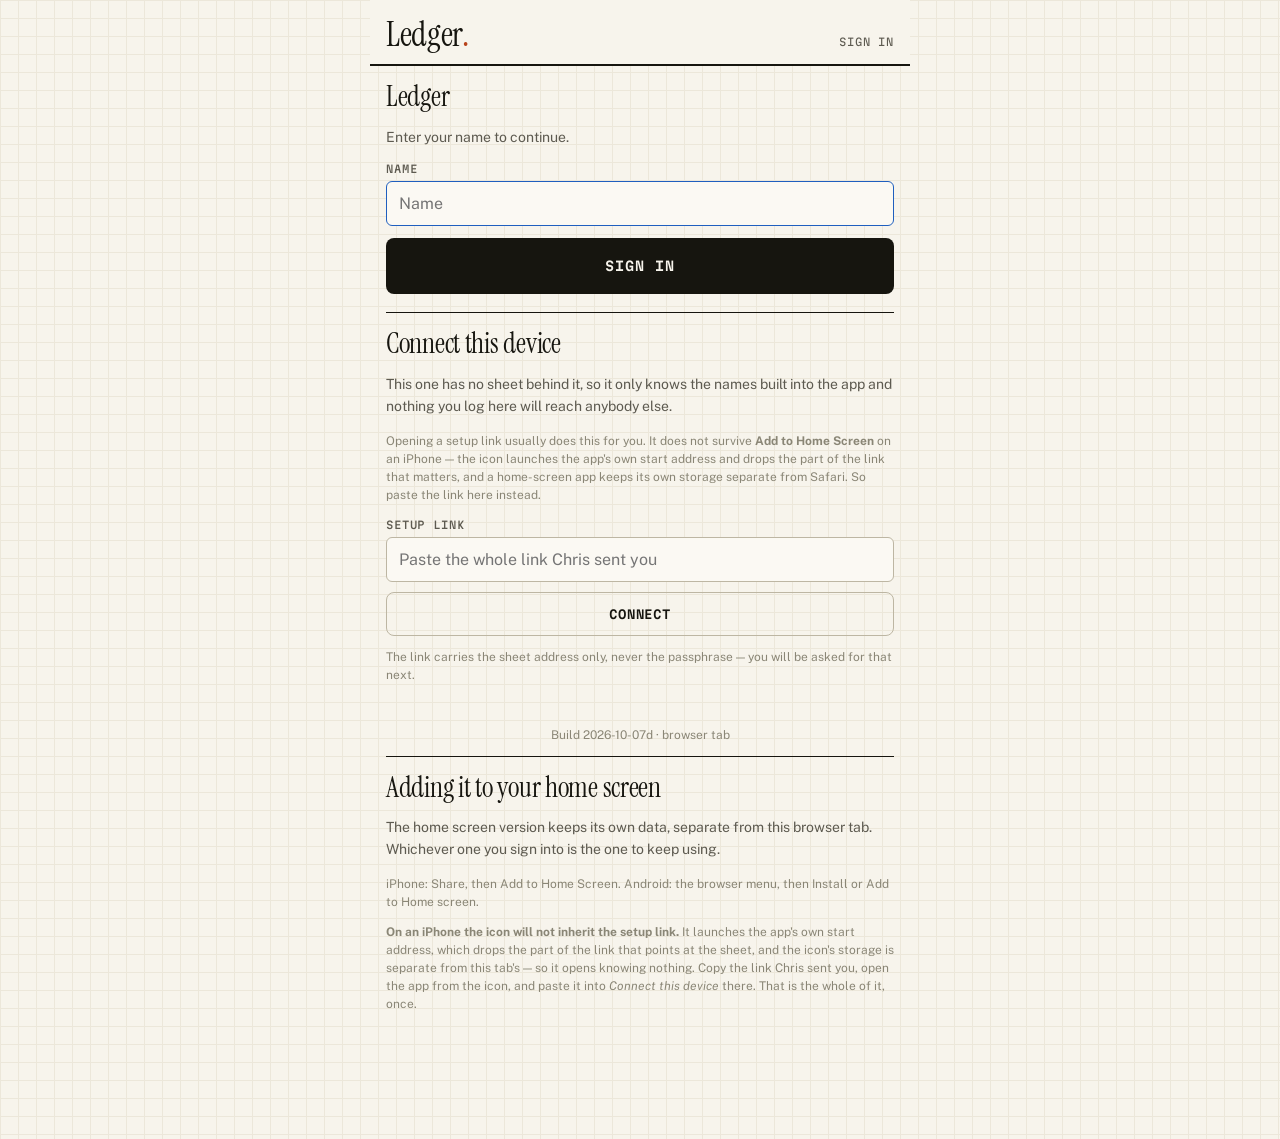
<file: index.html>
<!DOCTYPE html>
<html lang="en">
<head>
<meta charset="UTF-8">
<meta name="viewport" content="width=device-width, initial-scale=1.0, viewport-fit=cover">
<meta name="theme-color" content="#0f1311">
<meta name="apple-mobile-web-app-capable" content="yes">
<meta name="apple-mobile-web-app-status-bar-style" content="black-translucent">
<title>Ledger — Strokes Gained</title>
<link rel="manifest" href="manifest.json">
<link rel="preconnect" href="https://fonts.googleapis.com">
<link rel="preconnect" href="https://fonts.gstatic.com" crossorigin>
<link href="https://fonts.googleapis.com/css2?family=Instrument+Serif:ital@0;1&family=Martian+Mono:wght@400;500;600&family=Public+Sans:wght@400;500;600;700&display=swap" rel="stylesheet">
<link rel="stylesheet" href="styles.css">
</head>
<body>
<div id="app"></div>
<nav class="navbar" id="navbar"></nav>
<script type="module" src="src/app.js"></script>
</body>
</html>
</file>
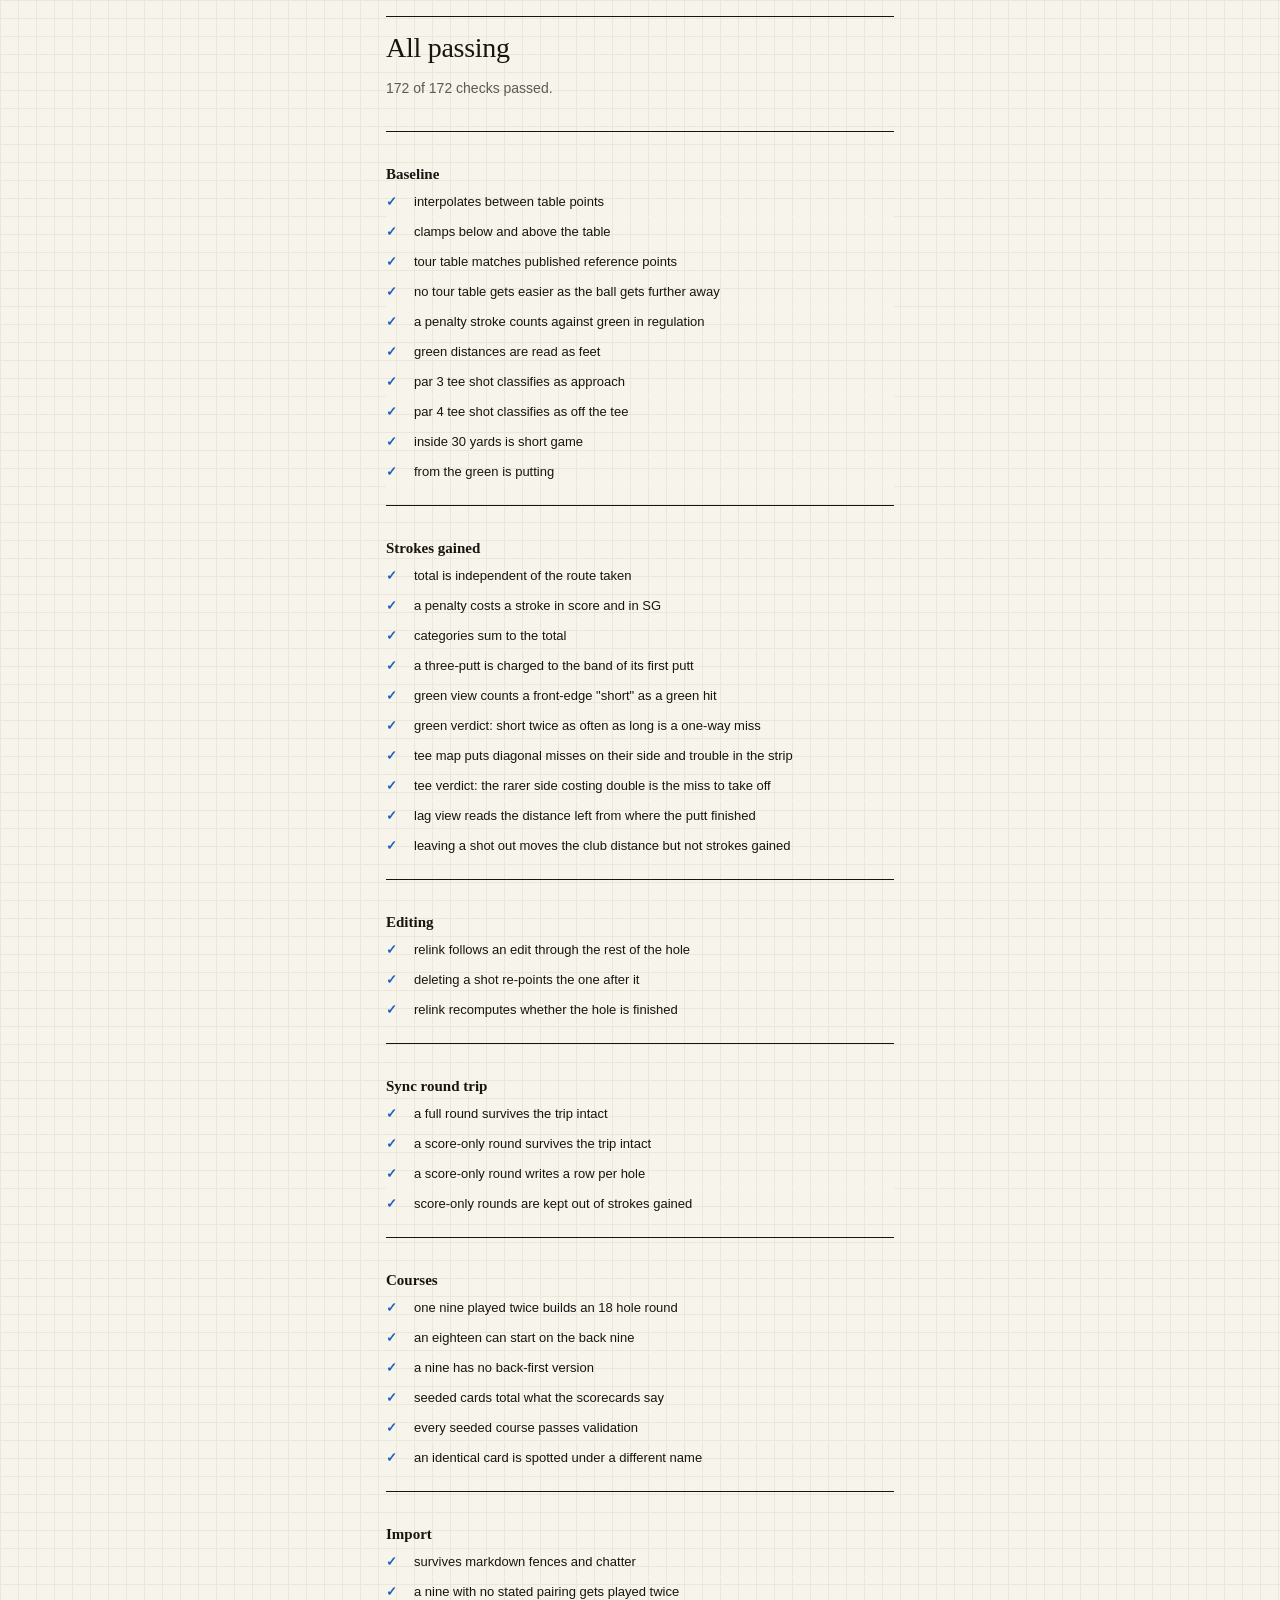
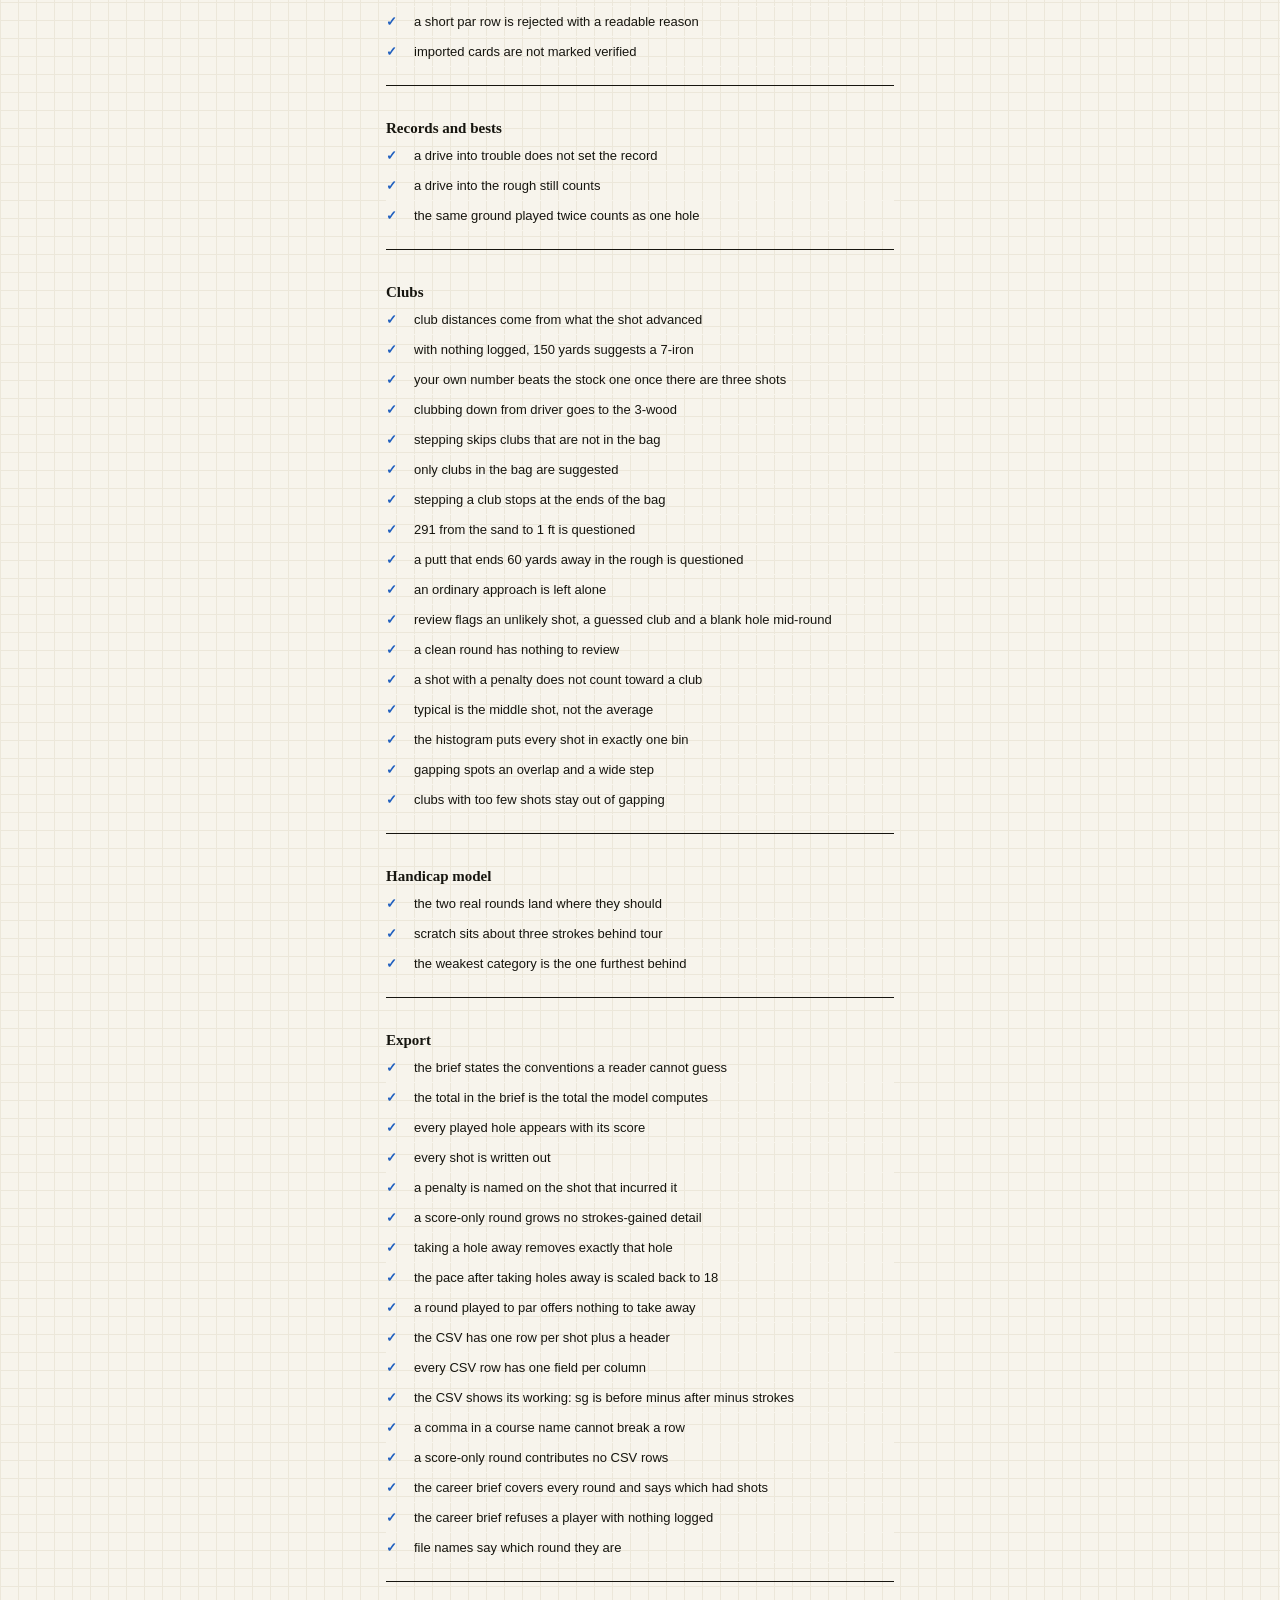
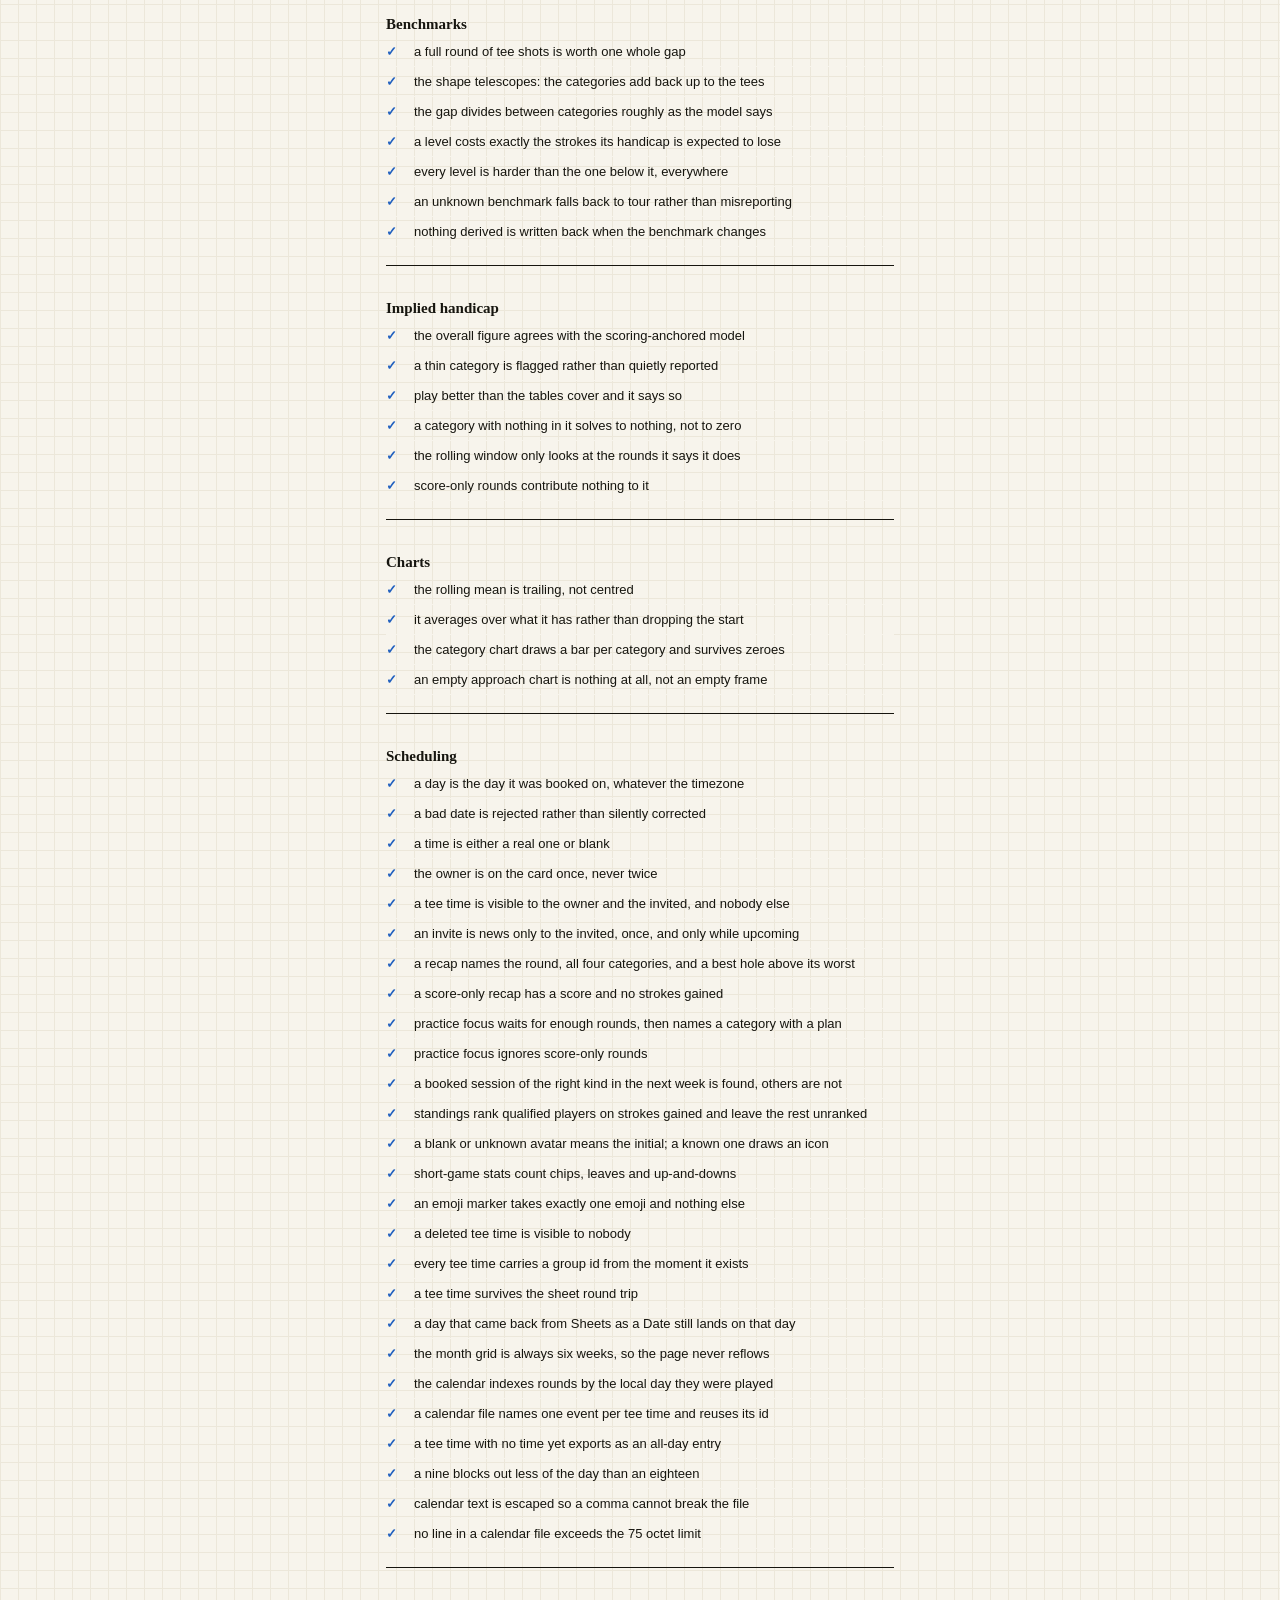
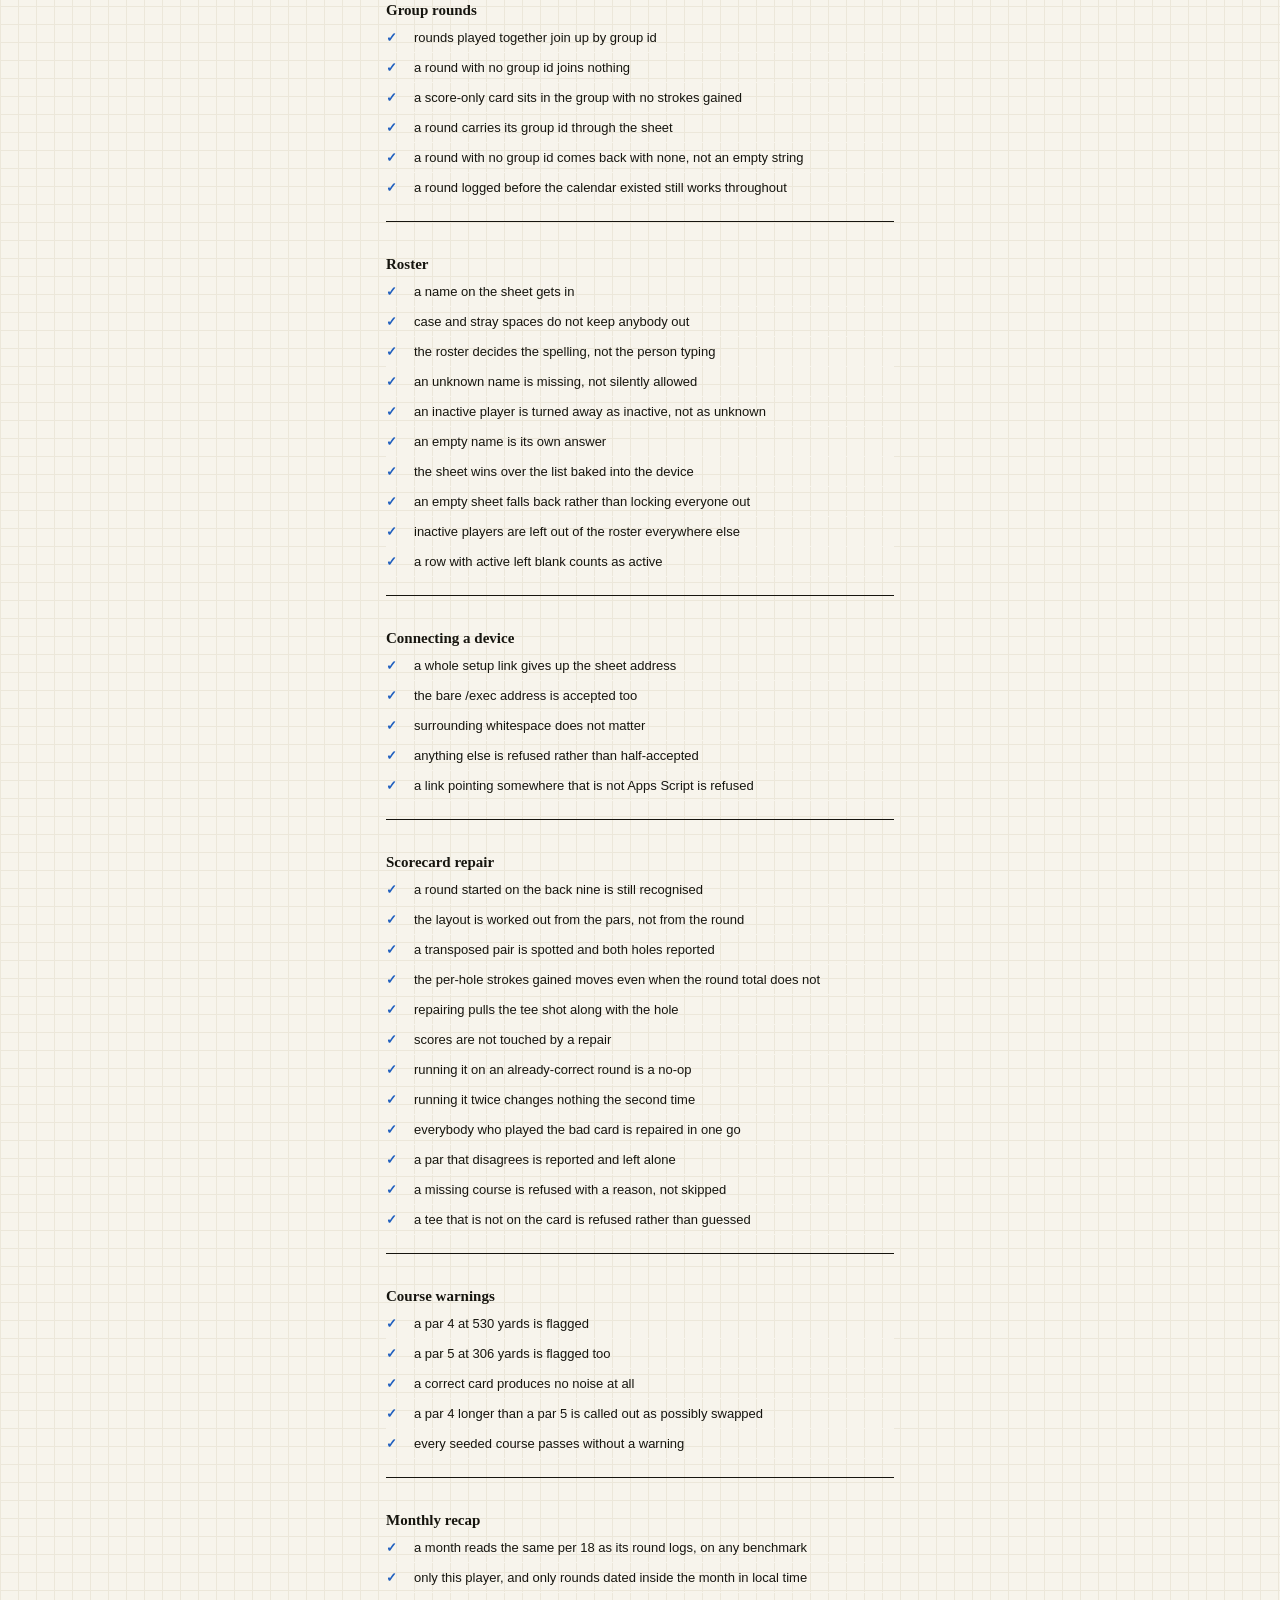
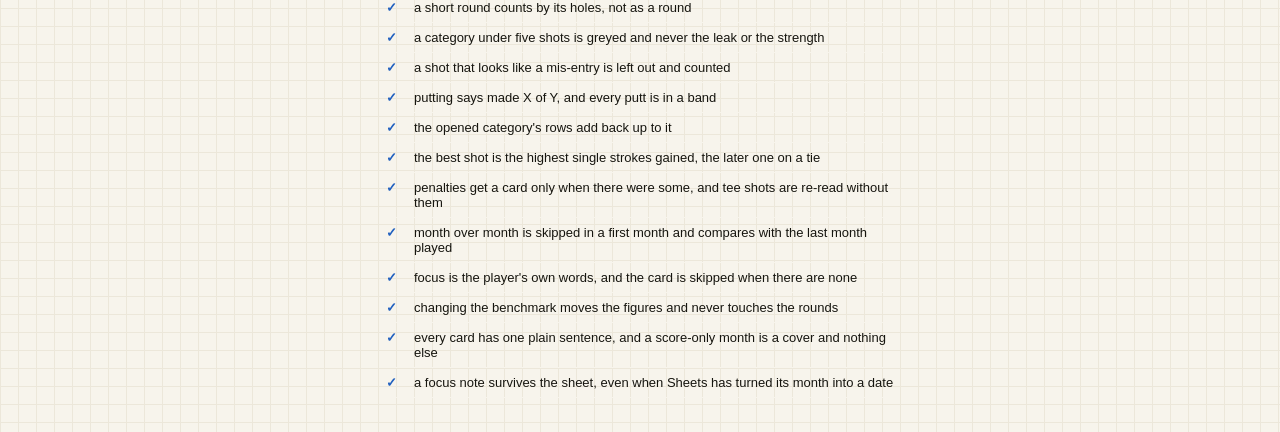
<file: tests.html>
<!DOCTYPE html>
<html lang="en">
<head>
<meta charset="UTF-8">
<meta name="viewport" content="width=device-width, initial-scale=1.0">
<title>Ledger — Tests</title>
<link rel="stylesheet" href="styles.css">
<style>
  body { padding: 16px; }
  .t { display: flex; gap: 10px; padding: 7px 0; border-bottom: 1px solid var(--cream); font-size: 13px; }
  .t .mark { width: 18px; flex-shrink: 0; font-weight: 700; }
  .t.pass .mark { color: var(--green-mid); }
  .t.fail .mark { color: var(--flag); }
  .t .why { color: var(--flag); font-family: "IBM Plex Mono", monospace; font-size: 12px; }
  .group { font-family: "Zilla Slab", serif; font-weight: 600; margin: 18px 0 4px; color: var(--green-deep); }
</style>
</head>
<body>
<div id="app"></div>

<script type="module">
/* ---------------------------------------------------------------
   tests.html — open this in a browser. No install, no build.

   These exist because three of the first four backend redeploys were
   fixing bugs a round-trip check would have caught in a second: a
   score-only round syncing to nowhere, deletions that did not delete,
   and rounds existing as live and archived at once. Each of those was
   verified by hand in a console at the time and then thrown away.
--------------------------------------------------------------- */

import * as B from './src/baseline.js';
import * as M from './src/model.js';
import * as S from './src/sync.js';
import * as C from './src/courses.js';
import * as I from './src/import.js';
import * as H from './src/handicap.js';
import * as E from './src/brief.js';
import * as SCH from './src/schedule.js';
import * as CH from './src/charts.js';
import * as RC from './src/recap.js';
import * as MO from './src/monthly.js';
import * as PR from './src/practice.js';
import * as STD from './src/standings.js';
import * as AV from './src/avatars.js';
// Only the PURE helpers are called from here. Importing the module is
// safe — it has no side effects at load — but nothing below may read
// or write localStorage, or opening this page would edit real data.
import * as ST from './src/storage.js';
import * as RP from './src/repair.js';
import { SEED_COURSES } from './src/seed.js';

const results = [];
let group = '';

function suite(name) { group = name; }

function check(name, fn) {
  try {
    const problem = fn();
    results.push({ group, name, ok: !problem, why: problem || '' });
  } catch (err) {
    results.push({ group, name, ok: false, why: err.message });
  }
}

const near = (a, b, tol = 0.005) => Math.abs(a - b) <= tol;
const eq = (a, b, what) => (a === b ? null : `${what}: got ${a}, expected ${b}`);

/* --- Helpers to build fixtures ---------------------------------- */

function shot(startLie, startDist, endLie, endDist, extra = {}) {
  return M.newShot({
    shotNum: 1, startLie, startDist,
    endLie: extra.holed ? null : endLie,
    endDist: extra.holed ? null : endDist,
    holed: !!extra.holed, penalty: extra.penalty || 0, miss: extra.miss || null,
    club: extra.club || null,
  });
}

function roundOf(holes, mode = 'full') {
  const r = M.newRound({
    player: 'Test', courseId: 'c', courseName: 'Test GC', teeName: 'Blue',
    layout: 'Front / Back', mode,
    holes: holes.map((h, i) => ({ hole: i + 1, par: h.par, yards: h.yards })),
  });
  holes.forEach((h, i) => {
    if (h.shots) { r.holes[i].shots = h.shots; M.relinkHole(r.holes[i]); }
    if (h.score != null) { r.holes[i].score = h.score; r.holes[i].done = true; }
  });
  return r;
}

/**
 * A four-hole fixture that touches every category — a drive, an
 * approach, a chip and putts — played at somewhere near a mid
 * handicap standard. Used wherever a test needs a round that is
 * plausible rather than one that proves a specific edge.
 */
function mediumRound() {
  return roundOf([
    { par: 4, yards: 395, shots: [
      shot('tee', 395, 'fairway', 155, { miss: 'target' }),
      shot('fairway', 155, 'green', 32, { miss: 'short', club: '7i' }),
      shot('green', 32, 'green', 3),
      shot('green', 3, null, null, { holed: true })] },
    { par: 4, yards: 380, shots: [
      shot('tee', 380, 'rough', 160, { miss: 'left' }),
      shot('rough', 160, 'rough', 16, { miss: 'short' }),
      shot('rough', 16, 'green', 9),
      shot('green', 9, 'green', 2),
      shot('green', 2, null, null, { holed: true })] },
    { par: 3, yards: 165, shots: [
      shot('tee', 165, 'green', 28, { miss: 'long' }),
      shot('green', 28, 'green', 4),
      shot('green', 4, null, null, { holed: true })] },
    { par: 5, yards: 510, shots: [
      shot('tee', 510, 'fairway', 265, { miss: 'target' }),
      shot('fairway', 265, 'fairway', 95, { club: '5W' }),
      shot('fairway', 95, 'green', 26, { miss: 'target', club: 'PW' }),
      shot('green', 26, 'green', 3),
      shot('green', 3, null, null, { holed: true })] },
  ]);
}

/* --- Baseline --------------------------------------------------- */

suite('Baseline');

check('interpolates between table points', () => {
  const v = B.expectedStrokes('fairway', 130);
  return v > 2.85 && v < 2.92 ? null : `got ${v}, expected between 2.85 and 2.92`;
});

check('clamps below and above the table', () => {
  const low = B.expectedStrokes('tee', 1);
  const high = B.expectedStrokes('tee', 9999);
  return low === 2.40 && high === 4.82 ? null : `got ${low} / ${high}`;
});

check('tour table matches published reference points', () => {
  const refs = [['green', 8, 1.50], ['green', 10, 1.61], ['green', 30, 1.98],
    ['tee', 400, 3.99], ['tee', 500, 4.41], ['fairway', 150, 2.97]];
  const off = refs.filter(([lie, d, want]) => Math.abs(B.expectedStrokes(lie, d) - want) > 0.005);
  return off.length ? off.map(([l, d, w]) => `${l} ${d}: ${B.expectedStrokes(l, d)} not ${w}`).join('; ') : null;
});

check('no tour table gets easier as the ball gets further away', () => {
  // Catches what pinned reference points cannot: a slip between them.
  const problems = [];
  Object.entries(B.BASELINES.tour).forEach(([lie, rows]) => {
    for (let i = 1; i < rows.length; i++) {
      if (rows[i][0] <= rows[i - 1][0]) problems.push(`${lie} ${rows[i][0]} out of order`);
      if (rows[i][1] < rows[i - 1][1]) problems.push(`${lie} ${rows[i][0]} drops to ${rows[i][1]}`);
    }
  });
  return problems.length ? problems.join('; ') : null;
});

check('a penalty stroke counts against green in regulation', () => {
  const hole = (shots) => ({ holes: [{ par: 4, shots }] });
  const tee = { startLie: 'tee', startDist: 400, endLie: 'fairway', endDist: 150 };
  const ob = { startLie: 'tee', startDist: 400, endLie: 'tee', endDist: 400, penalty: 1 };
  const onGreen = { startLie: 'fairway', startDist: 150, endLie: 'green', endDist: 20 };
  const clean = M.greensInRegulation([hole([tee, onGreen])]).greens;
  const penalised = M.greensInRegulation([hole([ob, tee, onGreen])]).greens;
  return clean === 1 && penalised === 0 ? null : `clean ${clean}, after OB ${penalised}`;
});

check('green distances are read as feet', () => {
  // 10ft should be far cheaper than 10 yards would be on any other lie.
  const putt = B.expectedStrokes('green', 10);
  return putt > 1.55 && putt < 1.65 ? null : `got ${putt}`;
});

check('par 3 tee shot classifies as approach', () => eq(
  B.classifyShot({ shotNum: 1, par: 3, startLie: 'tee', startDist: 165, startUnit: 'y' }),
  'app', 'category'));

check('par 4 tee shot classifies as off the tee', () => eq(
  B.classifyShot({ shotNum: 1, par: 4, startLie: 'tee', startDist: 400, startUnit: 'y' }),
  'ott', 'category'));

check('inside 30 yards is short game', () => eq(
  B.classifyShot({ shotNum: 3, par: 5, startLie: 'rough', startDist: 20, startUnit: 'y' }),
  'arg', 'category'));

check('from the green is putting', () => eq(
  B.classifyShot({ shotNum: 2, par: 3, startLie: 'green', startDist: 20, startUnit: 'ft' }),
  'putt', 'category'));

/* --- Strokes gained --------------------------------------------- */

suite('Strokes gained');

check('total is independent of the route taken', () => {
  // Two shots to the green from the same tee, holing from different
  // distances: the intermediate cancels, so the totals must match.
  const a = roundOf([{ par: 4, yards: 400, shots: [
    shot('tee', 400, 'green', 20), shot('green', 20, null, null, { holed: true }),
  ] }]);
  const b = roundOf([{ par: 4, yards: 400, shots: [
    shot('tee', 400, 'green', 5), shot('green', 5, null, null, { holed: true }),
  ] }]);
  const ta = M.roundTotals(a).total;
  const tb = M.roundTotals(b).total;
  return near(ta, tb) ? null : `got ${ta.toFixed(3)} vs ${tb.toFixed(3)}`;
});

check('a penalty costs a stroke in score and in SG', () => {
  const clean = roundOf([{ par: 4, yards: 400, shots: [
    shot('tee', 400, 'fairway', 150), shot('fairway', 150, null, null, { holed: true }),
  ] }]);
  const penal = roundOf([{ par: 4, yards: 400, shots: [
    shot('tee', 400, 'fairway', 150, { penalty: 1 }), shot('fairway', 150, null, null, { holed: true }),
  ] }]);
  const scoreGap = M.roundScore(penal) - M.roundScore(clean);
  const sgGap = M.roundTotals(clean).total - M.roundTotals(penal).total;
  if (scoreGap !== 1) return `score gap ${scoreGap}, expected 1`;
  return near(sgGap, 1) ? null : `sg gap ${sgGap.toFixed(3)}, expected 1`;
});

check('categories sum to the total', () => {
  const r = roundOf([{ par: 4, yards: 400, shots: [
    shot('tee', 400, 'rough', 160), shot('rough', 160, 'green', 24),
    shot('green', 24, 'green', 3), shot('green', 3, null, null, { holed: true }),
  ] }]);
  const t = M.roundTotals(r);
  const sum = B.CATEGORIES.reduce((s, c) => s + t[c], 0);
  return near(sum, t.total) ? null : `sum ${sum.toFixed(3)} vs total ${t.total.toFixed(3)}`;
});

check('a three-putt is charged to the band of its first putt', () => {
  // 40ft lag to 8ft, miss to 2ft, hole: the 8-footer must not land in 6–10.
  const r = roundOf([{ par: 4, yards: 400, shots: [
    shot('tee', 400, 'fairway', 150), shot('fairway', 150, 'green', 40),
    shot('green', 40, 'green', 8), shot('green', 8, 'green', 2),
    shot('green', 2, null, null, { holed: true }),
  ] }]);
  const buckets = M.puttingBuckets([r]);
  if (buckets.length !== 1) return `expected one band, got ${buckets.map((b) => b.label).join(', ')}`;
  const [b] = buckets;
  if (b.label !== '30ft+' || b.holes !== 1 || b.putts !== 3 || b.threePutts !== 1 || b.holed !== 0) {
    return `got ${JSON.stringify({ label: b.label, holes: b.holes, putts: b.putts, threePutts: b.threePutts, holed: b.holed })}`;
  }
  return near(b.sg, M.roundTotals(r).putt) ? null : `band ${b.sg.toFixed(3)} vs putting ${M.roundTotals(r).putt.toFixed(3)}`;
});

check('green view counts a front-edge "short" as a green hit', () => {
  const r = roundOf([
    { par: 4, yards: 400, shots: [shot('tee', 400, 'fairway', 150),
      shot('fairway', 150, 'green', 40, { miss: 'short' })] },
    { par: 4, yards: 400, shots: [shot('tee', 400, 'fairway', 150),
      shot('fairway', 150, 'rough', 20, { miss: 'short-left' })] },
    { par: 4, yards: 400, shots: [shot('tee', 400, 'fairway', 150),
      shot('fairway', 150, 'rough', 20)] },
  ]);
  const g = M.approachGreen([r]);
  if (g.total !== 3 || g.onGreen !== 1 || g.other !== 1) return JSON.stringify(g);
  if (g.shortCount !== 1 || g.leftCount !== 1) return JSON.stringify(g);
  return M.approachGreen([r], 'tour', { lo: 50, hi: 100 }).total === 0 ? null : 'band filter let a 150y shot through';
});

check('green verdict: short twice as often as long is a one-way miss', () => {
  const v = M.greenVerdict({ total: 20, onGreen: 8, shortCount: 8, longCount: 3, leftCount: 2, rightCount: 2, byDir: {} });
  if (v.headline !== 'A one-way miss.' || !v.body.includes('Take one more')) return v.headline + ' ' + v.body;
  const spread = M.greenVerdict({ total: 20, onGreen: 8, shortCount: 5, longCount: 4, leftCount: 1, rightCount: 5, byDir: {} });
  if (spread.headline !== 'A spread miss.') return spread.headline;
  return spread.line.endsWith('your line is leaking') ? null : spread.line;
});

check('tee map puts diagonal misses on their side and trouble in the strip', () => {
  const r = roundOf([
    { par: 4, yards: 400, shots: [shot('tee', 400, 'rough', 150, { miss: 'short-left' })] },
    { par: 4, yards: 400, shots: [shot('tee', 400, 'recovery', 150, { miss: 'right' })] },
    { par: 4, yards: 400, shots: [shot('tee', 400, 'fairway', 150)] },
    { par: 4, yards: 400, shots: [shot('tee', 400, 'rough', 150)] },
    { par: 3, yards: 160, shots: [shot('tee', 160, 'rough', 20, { miss: 'left' })] },
  ]);
  const t = M.teeSides([r]);
  if (t.zones.left.count !== 1 || !t.zones.left.shots[0].short) return 'short-left should be a short left miss';
  if (t.zones.right.count !== 1 || !t.zones.right.shots[0].trouble) return 'recovery should be trouble';
  if (t.zones.centre.count !== 1) return 'an unmarked fairway is on target';
  return t.unlogged === 1 && t.total === 3 ? null : `unlogged ${t.unlogged}, total ${t.total} (par 3 must be left out)`;
});

check('tee verdict: the rarer side costing double is the miss to take off', () => {
  const z = (count, sg) => ({ count, sg, shots: [] });
  const t = { total: 60, zones: { left: z(10, -8), centre: z(30, 3), right: z(20, -6) } };
  const v = M.teeSideVerdict(t, 'left');
  return v && v.includes('Left is the miss to take off the course') ? null : v;
});

check('lag view reads the distance left from where the putt finished', () => {
  const r = roundOf([
    { par: 4, yards: 400, shots: [shot('tee', 400, 'fairway', 150), shot('fairway', 150, 'green', 35),
      shot('green', 35, 'green', 7), shot('green', 7, 'green', 2), shot('green', 2, null, null, { holed: true })] },
    { par: 4, yards: 400, shots: [shot('tee', 400, 'fairway', 150), shot('fairway', 150, 'green', 22),
      shot('green', 22, null, null, { holed: true })] },
    { par: 4, yards: 400, shots: [shot('tee', 400, 'fairway', 150), shot('fairway', 150, 'green', 12),
      shot('green', 12, 'green', 1), shot('green', 1, null, null, { holed: true })] },
  ]);
  const all = M.lagPutts([r]);
  if (all.total !== 2) return `a 12-footer is not a lag; got ${all.total}`;
  if (all.threePutts !== 1 || all.inside3 !== 1) return JSON.stringify(all);
  return M.lagPutts([r], { lo: 30 }).lags[0].left === 7 ? null : 'left should be 7';
});

check('leaving a shot out moves the club distance but not strokes gained', () => {
  const holes = [150, 152, 148, 151, 149, 118].map((d) => ({ par: 4, yards: 400, shots: [
    shot('tee', 400, 'fairway', d), shot('fairway', d, 'green', 20, { club: '7i' }),
    shot('green', 20, null, null, { holed: true })] }));
  const r = roundOf(holes);
  const before = M.clubDistances([r]).find((c) => c.club === '7i');
  const sgBefore = M.roundTotals(r).total;
  const d = M.clubDetail([r], '7i');
  const flagged = d.shots.filter((e) => e.mishit);
  if (flagged.length !== 1 || Math.round(flagged[0].travelled) !== 111) return `mishit flags: ${flagged.map((e) => e.travelled)}`;
  flagged[0].shot.noDistance = true;
  const after = M.clubDistances([r]).find((c) => c.club === '7i');
  if (after.shots !== 5 || after.excluded !== 1 || !(after.avg > before.avg)) return JSON.stringify({ before: before.avg, after: after.avg });
  if (!near(M.roundTotals(r).total, sgBefore)) return 'strokes gained moved';
  return M.clubDetail([r], '7i').kept === 5 ? null : 'kept count wrong';
});

/* --- Editing shots ---------------------------------------------- */

suite('Editing');

check('relink follows an edit through the rest of the hole', () => {
  const r = roundOf([{ par: 4, yards: 400, shots: [
    shot('tee', 400, 'fairway', 150), shot('fairway', 150, 'green', 20),
    shot('green', 20, null, null, { holed: true }),
  ] }]);
  const hole = r.holes[0];
  hole.shots[0].endDist = 120;      // corrected drive
  M.relinkHole(hole);
  return eq(hole.shots[1].startDist, 120, 'second shot start');
});

check('deleting a shot re-points the one after it', () => {
  const r = roundOf([{ par: 4, yards: 400, shots: [
    shot('tee', 400, 'fairway', 150), shot('fairway', 150, 'green', 20),
    shot('green', 20, null, null, { holed: true }),
  ] }]);
  const hole = r.holes[0];
  hole.shots.splice(1, 1);
  M.relinkHole(hole);
  if (hole.shots.length !== 2) return `${hole.shots.length} shots left`;
  return eq(hole.shots[1].startLie, 'fairway', 'putt now starts from');
});

check('relink recomputes whether the hole is finished', () => {
  const r = roundOf([{ par: 3, yards: 160, shots: [
    shot('tee', 160, 'green', 15), shot('green', 15, null, null, { holed: true }),
  ] }]);
  const hole = r.holes[0];
  hole.shots.pop();
  M.relinkHole(hole);
  return hole.done === false ? null : 'hole still marked done';
});

/* --- Sync round trip -------------------------------------------- */

suite('Sync round trip');

// The sheet returns everything as strings, and dates as Date objects.
const asSheet = (obj) => {
  const out = {};
  Object.keys(obj).forEach((k) => {
    const v = obj[k];
    out[k] = (k === 'date' || k === 'finished_at') && v ? new Date(v)
      : (v === '' ? '' : String(v));
  });
  return out;
};

const tripped = (round) => {
  const flat = S.flattenRound(round);
  return S.rebuildRound(asSheet(flat.summary), flat.shots.map(asSheet));
};

check('a full round survives the trip intact', () => {
  const r = roundOf([
    { par: 4, yards: 400, shots: [
      shot('tee', 400, 'rough', 150, { miss: 'right' }),
      shot('rough', 150, 'green', 22, { miss: 'short' }),
      shot('green', 22, 'green', 3), shot('green', 3, null, null, { holed: true }) ] },
    { par: 3, yards: 165, shots: [
      shot('tee', 165, 'sand', 18, { penalty: 1 }),
      shot('sand', 18, 'green', 9), shot('green', 9, null, null, { holed: true }) ] },
  ]);
  const back = tripped(r);
  if (M.roundScore(back) !== M.roundScore(r)) return 'score changed';
  if (M.roundPar(back) !== M.roundPar(r)) return 'par changed';
  if (!near(M.roundTotals(back).total, M.roundTotals(r).total)) return 'strokes gained changed';
  if (back.holes[0].shots[0].miss !== 'right') return 'miss direction lost';
  if (back.holes[1].shots[0].penalty !== 1) return 'penalty lost';
  if (back.holes[0].shots[2].startUnit !== 'ft') return 'feet/yards distinction lost';
  return null;
});

check('a score-only round survives the trip intact', () => {
  const r = roundOf([
    { par: 5, yards: 484, score: 6 },
    { par: 4, yards: 310, score: 4 },
    { par: 3, yards: 165, score: 5 },
  ], 'score');
  const back = tripped(r);
  if (back.mode !== 'score') return `mode came back as ${back.mode}`;
  if (M.roundScore(back) !== 15) return `score ${M.roundScore(back)}, expected 15`;
  if (M.roundPar(back) !== 12) return `par ${M.roundPar(back)}, expected 12`;
  const scores = back.holes.map((h) => h.score).join(',');
  return scores === '6,4,5' ? null : `hole scores ${scores}`;
});

check('a score-only round writes a row per hole', () => {
  // This is the bug that sent a round to nowhere: no shots meant no
  // rows, and the pull skips a round with no rows.
  const r = roundOf([
    { par: 4, yards: 400, score: 5 }, { par: 4, yards: 380, score: 4 },
  ], 'score');
  const flat = S.flattenRound(r);
  if (flat.shots.length !== 2) return `${flat.shots.length} rows, expected 2`;
  return eq(Number(flat.shots[0].shot_num), 0, 'shot_num for a score row');
});

check('score-only rounds are kept out of strokes gained', () => {
  const scoreOnly = roundOf([{ par: 4, yards: 400, score: 5 }], 'score');
  const full = roundOf([{ par: 4, yards: 400, shots: [
    shot('tee', 400, 'green', 20), shot('green', 20, null, null, { holed: true }) ] }]);
  const kept = M.sgRounds([scoreOnly, full]);
  if (kept.length !== 1) return `${kept.length} rounds kept, expected 1`;
  return M.isScoreOnly(kept[0]) ? 'kept the wrong one' : null;
});

/* --- Courses ---------------------------------------------------- */

suite('Courses');

check('one nine played twice builds an 18 hole round', () => {
  const gardner = JSON.parse(JSON.stringify(SEED_COURSES.find((c) => c.id === 'seed_gardner')));
  const full = C.playOptions(gardner).find((o) => o.holeCount === 18);
  const holes = C.buildRoundHoles(gardner, full, 'Blue');
  if (holes.length !== 18) return `${holes.length} holes`;
  if (holes[9].sourceHole !== 1) return `hole 10 came from ${holes[9].sourceHole}`;
  return eq(holes[9].yards, holes[0].yards, 'hole 10 yardage');
});

check('an eighteen can start on the back nine', () => {
  const sa = SEED_COURSES.find((c) => c.id === 'seed_standrews');
  const full = C.playOptions(sa).find((o) => o.holeCount === 18);
  if (!full) return 'no eighteen on St Andrews';
  const back = C.findPlayOption(sa, `${full.key}:back`);
  if (!back) return 'back-first key not found';
  const usual = C.buildRoundHoles(sa, full, 'Black');
  const holes = C.buildRoundHoles(sa, back, 'Black');
  if (holes[0].hole !== 1) return `numbered from ${holes[0].hole}`;
  if (holes[0].sourceNine !== usual[9].sourceNine || holes[0].sourceHole !== usual[9].sourceHole) {
    return `first hole is ${holes[0].sourceNine} ${holes[0].sourceHole}`;
  }
  if (holes[9].sourceHole !== usual[0].sourceHole) return `tenth hole is ${holes[9].sourceHole}`;
  return C.backFirstOption(back) === null ? null : 'reversed twice';
});

check('a nine has no back-first version', () => {
  const sa = SEED_COURSES.find((c) => c.id === 'seed_standrews');
  const nine = C.playOptions(sa).find((o) => o.holeCount === 9);
  return C.findPlayOption(sa, `${nine.key}:back`) === null ? null : 'a nine was reversed';
});

check('seeded cards total what the scorecards say', () => {
  const gardner = SEED_COURSES.find((c) => c.id === 'seed_gardner');
  const blue = C.nineYardage(gardner.nines[0], 'Blue');
  const sa = SEED_COURSES.find((c) => c.id === 'seed_standrews');
  const black = C.nineYardage(sa.nines[0], 'Black') + C.nineYardage(sa.nines[1], 'Black');
  if (blue !== 3156) return `Gardner blue ${blue}, expected 3156`;
  return black === 6362 ? null : `St Andrews black ${black}, expected 6362`;
});

check('every seeded course passes validation', () => {
  const problems = [];
  SEED_COURSES.forEach((course) => {
    course.teeNames.forEach((tee) => problems.push(...C.validateCourse(course, tee)));
  });
  return problems.length ? problems[0] : null;
});

check('an identical card is spotted under a different name', () => {
  const gardner = JSON.parse(JSON.stringify(SEED_COURSES.find((c) => c.id === 'seed_gardner')));
  const copy = JSON.parse(JSON.stringify(gardner));
  copy.id = 'other';
  copy.name = 'Gardner GC';
  const clash = C.findDuplicate(copy, [gardner]);
  if (!clash) return 'no duplicate reported';
  return eq(clash.kind, 'identical', 'clash kind');
});

/* --- Import ----------------------------------------------------- */

suite('Import');

check('survives markdown fences and chatter', () => {
  const text = "Here you go:\n```json\n" + JSON.stringify({
    name: 'Muni', tees: ['White'],
    nines: [{ name: 'Main', pars: [4, 4, 3, 5, 4, 4, 3, 4, 5],
      yards: { White: [300, 310, 150, 480, 350, 340, 140, 330, 470] } }],
  }) + "\n```";
  const course = I.parseCourseText(text);
  return eq(course.nines[0].holes[3].yards.White, 480, 'hole 4 yardage');
});

check('a nine with no stated pairing gets played twice', () => {
  const course = I.parseCourseText(JSON.stringify({
    name: 'Muni', tees: ['White'],
    nines: [{ name: 'Main', pars: [4, 4, 3, 5, 4, 4, 3, 4, 5],
      yards: { White: [300, 310, 150, 480, 350, 340, 140, 330, 470] } }],
  }));
  if (course.combos.length !== 1) return `${course.combos.length} pairings`;
  return eq(course.combos[0].nineIds[0], course.combos[0].nineIds[1], 'paired with itself');
});

check('a short par row is rejected with a readable reason', () => {
  try {
    I.parseCourseText(JSON.stringify({
      name: 'X', tees: ['Blue'],
      nines: [{ name: 'Front', pars: [4, 4, 3], yards: { Blue: [1, 2, 3, 4, 5, 6, 7, 8, 9] } }],
    }));
    return 'accepted a bad card';
  } catch (err) {
    return err.message.includes('9 numbers') ? null : `unhelpful message: ${err.message}`;
  }
});

check('imported cards are not marked verified', () => {
  const course = I.parseCourseText(JSON.stringify({
    name: 'Muni', tees: ['White'],
    nines: [{ name: 'Main', pars: [4, 4, 3, 5, 4, 4, 3, 4, 5],
      yards: { White: [300, 310, 150, 480, 350, 340, 140, 330, 470] } }],
  }));
  return course.verified === false ? null : 'imported card claimed to be verified';
});

/* --- Records ---------------------------------------------------- */

suite('Records and bests');

check('a drive into trouble does not set the record', () => {
  const r = roundOf([
    { par: 4, yards: 420, shots: [
      shot('tee', 420, 'recovery', 45, { penalty: 1 }),
      shot('recovery', 45, null, null, { holed: true }) ] },
    { par: 4, yards: 400, shots: [
      shot('tee', 400, 'fairway', 145),
      shot('fairway', 145, null, null, { holed: true }) ] },
  ]);
  const best = M.personalBests([r]);
  if (!best.longestDrive) return 'no drive recorded at all';
  return eq(best.longestDrive.yards, 255, 'longest drive');
});

check('a drive into the rough still counts', () => {
  const r = roundOf([{ par: 4, yards: 430, shots: [
    shot('tee', 430, 'rough', 155), shot('rough', 155, null, null, { holed: true }) ] }]);
  const best = M.personalBests([r]);
  return eq(best.longestDrive && best.longestDrive.yards, 275, 'longest drive');
});

check('the same ground played twice counts as one hole', () => {
  const gardner = JSON.parse(JSON.stringify(SEED_COURSES.find((c) => c.id === 'seed_gardner')));
  const full = C.playOptions(gardner).find((o) => o.holeCount === 18);
  const r = M.newRound({
    player: 'Test', courseId: gardner.id, courseName: gardner.name,
    teeName: 'Blue', layout: 'Full 18', holes: C.buildRoundHoles(gardner, full, 'Blue'),
  });
  r.holes.forEach((hole) => {
    hole.shots = [shot('tee', hole.yards, 'green', 20), shot('green', 20, null, null, { holed: true })];
    M.relinkHole(hole);
  });
  const records = M.holeRecords([r]);
  if (records.length !== 9) return `${records.length} distinct holes, expected 9`;
  return records.every((x) => x.plays === 2) ? null : 'plays not counted twice';
});

/* --- Handicap model --------------------------------------------- */

suite('Clubs');

check('club distances come from what the shot advanced', () => {
  const r = roundOf([{ par: 4, yards: 400, shots: [
    shot('tee', 400, 'fairway', 160),
    shot('fairway', 160, 'green', 30, { club: '7i' }),   // 160y - 10y = 150
    shot('green', 30, null, null, { holed: true }) ] }]);
  const clubs = M.clubDistances([r]);
  if (clubs.length !== 1) return `${clubs.length} clubs found`;
  return eq(Math.round(clubs[0].typical), 150, '7i distance');
});

check('with nothing logged, 150 yards suggests a 7-iron', () =>
  eq(M.suggestClub(150, []), '7i', 'suggested club'));

check('your own number beats the stock one once there are three shots', () => {
  const mine = [{ club: '8i', shots: 3, typical: 150 }, { club: '7i', shots: 3, typical: 162 }];
  return eq(M.suggestClub(150, mine), '8i', 'suggested club');
});

check('clubbing down from driver goes to the 3-wood', () =>
  eq(M.stepClub('Dr', 1), '3W', 'club down') || eq(M.stepClub('Dr', -1), 'Dr', 'past driver'));

check('stepping skips clubs that are not in the bag', () => {
  const bag = ['Dr', '3W', '2i', '4i', '5i'];
  return eq(M.stepClub('3W', 1, bag), '2i', 'down from 3W')
    || eq(M.stepClub('4i', -1, bag), '2i', 'up from 4i');
});

check('only clubs in the bag are suggested', () =>
  eq(M.suggestClub(195, [], ['Dr', '3W', '2H', '5i', '7i']), '2H', '195 without a 3H'));

check('stepping a club stops at the ends of the bag', () =>
  eq(M.stepClub('LW', 1), 'LW', 'past the lob wedge') || eq(M.stepClub('7i', -1), '6i', 'club up'));

check('291 from the sand to 1 ft is questioned', () =>
  M.implausibleShot({ lie: 'sand', dist: 291 }, { lie: 'green', dist: 1 }).length ? null : 'not flagged');

check('a putt that ends 60 yards away in the rough is questioned', () =>
  M.implausibleShot({ lie: 'green', dist: 1 }, { lie: 'rough', dist: 60 }).length ? null : 'not flagged');

check('an ordinary approach is left alone', () => {
  const doubts = M.implausibleShot({ lie: 'fairway', dist: 150 }, { lie: 'green', dist: 20 });
  return doubts.length ? doubts.join(' ') : null;
});

check('review flags an unlikely shot, a guessed club and a blank hole mid-round', () => {
  const r = roundOf([
    { par: 5, yards: 526, shots: [
      shot('tee', 526, 'sand', 291),
      shot('sand', 291, 'green', 1),
      shot('green', 1, null, null, { holed: true }) ] },
    { par: 4, yards: 400, shots: [] },
    { par: 4, yards: 400, shots: [
      shot('tee', 400, 'fairway', 150),
      M.newShot({ shotNum: 2, startLie: 'fairway', startDist: 150, endLie: 'green', endDist: 20, club: '7i', clubGuess: true }),
      shot('green', 20, null, null, { holed: true }) ] },
    { par: 4, yards: 400, shots: [] },
  ]);
  const items = M.roundReview(r);
  const on = (hole, re) => items.some((i) => i.hole === hole && re.test(i.text));
  if (!on(1, /Shot 2/)) return 'sand shot not flagged';
  if (!on(2, /No shots/)) return 'blank hole 2 not flagged';
  if (items.some((i) => i.hole === 4)) return 'trailing blank hole flagged';
  if (!items.some((i) => i.guesses)) return 'guessed club not flagged';
  return null;
});

check('a clean round has nothing to review', () => {
  const r = roundOf([{ par: 4, yards: 400, shots: [
    shot('tee', 400, 'fairway', 150),
    shot('fairway', 150, 'green', 20, { club: '7i' }),
    shot('green', 20, null, null, { holed: true }) ] }]);
  return M.roundReview(r).length ? JSON.stringify(M.roundReview(r)) : null;
});

check('a shot with a penalty does not count toward a club', () => {
  const r = roundOf([{ par: 4, yards: 400, shots: [
    shot('tee', 400, 'fairway', 160),
    shot('fairway', 160, 'green', 30, { club: '7i', penalty: 1 }),
    shot('green', 30, null, null, { holed: true }) ] }]);
  return M.clubDistances([r]).length === 0 ? null : 'penalty shot was counted';
});

check('typical is the middle shot, not the average', () => {
  const holes = [90, 150, 152, 154, 156].map((carry) => ({
    par: 4, yards: 400, shots: [
      shot('tee', 400, 'fairway', 200),
      shot('fairway', 200, 'green', (200 - carry) * 3, { club: '7i' }),
      shot('green', (200 - carry) * 3, null, null, { holed: true }) ],
  }));
  const clubs = M.clubDistances([roundOf(holes)]);
  const typical = clubs[0].typical;
  // The 90 yard duff must not drag the number below the cluster.
  return typical >= 150 ? null : `typical ${Math.round(typical)}, expected 150 or more`;
});

check('the histogram puts every shot in exactly one bin', () => {
  const h = M.distanceHistogram([141, 145, 149, 150, 151, 168], 5);
  const total = h.bins.reduce((s, b) => s + b.count, 0);
  return eq(total, 6, 'binned shots');
});

check('gapping spots an overlap and a wide step', () => {
  const clubs = [
    { club: '6i', typical: 170, shots: 5 },
    { club: '7i', typical: 168, shots: 5 },   // 2y — overlapping
    { club: '8i', typical: 140, shots: 5 },   // 28y — wide
  ];
  const { gaps } = M.clubGapping(clubs);
  if (gaps.length !== 2) return `${gaps.length} gaps`;
  if (gaps[0].verdict !== 'overlap') return `first gap read as ${gaps[0].verdict}`;
  return eq(gaps[1].verdict, 'wide', 'second gap');
});

check('clubs with too few shots stay out of gapping', () => {
  const clubs = [
    { club: '6i', typical: 170, shots: 5 },
    { club: '7i', typical: 158, shots: 1 },
    { club: '8i', typical: 146, shots: 4 },
  ];
  const { gaps } = M.clubGapping(clubs, { minShots: 3 });
  if (gaps.length !== 1) return `${gaps.length} gaps, expected 1`;
  return eq(gaps[0].shorter, '8i', 'gap skipped the thin club');
});

suite('Handicap model');

check('the two real rounds land where they should', () => {
  // A 77 came out at -6.6 and a 97 at -26.16 on the same course.
  const low = H.handicapForTotal(-6.6);
  const high = H.handicapForTotal(-26.16);
  if (Math.round(low) !== 4) return `77 mapped to ${low.toFixed(1)}, expected about 4`;
  return Math.round(high) === 27 ? null : `97 mapped to ${high.toFixed(1)}, expected about 27`;
});

check('scratch sits about three strokes behind tour', () => {
  const v = H.expectedSG(0).total;
  return near(v, -3.2, 0.05) ? null : `got ${v}`;
});

check('the weakest category is the one furthest behind', () => {
  const profile = H.handicapProfile({ ott: -1.0, app: -3.6, arg: -0.9, putt: -1.1, total: -6.6 });
  return eq(profile.weakest.category, 'app', 'weakest');
});

/* --- Export ------------------------------------------------------
   The brief is prose, so these check the things a chat would be
   misled by if they were wrong: that the conventions are stated, that
   the numbers in the text match the ones the model computes, and that
   a score-only round never grows strokes-gained detail it has no
   evidence for. */

suite('Export');

/* One bogey and one blow-up, so there is something to take away. */
function exportRound() {
  return roundOf([
    { par: 4, yards: 400, shots: [
      shot('tee', 400, 'fairway', 150, { miss: 'right' }),
      shot('fairway', 150, 'green', 20, { club: '8i', miss: 'short' }),
      shot('green', 20, 'green', 3),
      shot('green', 3, null, null, { holed: true }),
    ] },
    { par: 3, yards: 160, shots: [
      shot('tee', 160, 'green', 25, { club: '7i', miss: 'long-left' }),
      shot('green', 25, 'green', 4),
      shot('green', 4, null, null, { holed: true }),
    ] },
    { par: 4, yards: 380, shots: [
      shot('tee', 380, 'recovery', 200, { miss: 'left', penalty: 1 }),
      shot('recovery', 200, 'rough', 90),
      shot('rough', 90, 'green', 30, { club: 'PW', miss: 'short-right' }),
      shot('green', 30, 'green', 5),
      shot('green', 5, null, null, { holed: true }),
    ] },
    { par: 5, yards: 500, shots: [
      shot('tee', 500, 'fairway', 250, { miss: 'target' }),
      shot('fairway', 250, 'rough', 60, { miss: 'right' }),
      shot('rough', 60, 'green', 10, { club: 'SW', miss: 'target' }),
      shot('green', 10, null, null, { holed: true }),
    ] },
  ]);
}

check('the brief states the conventions a reader cannot guess', () => {
  const text = E.roundBrief(exportRound());
  const required = [
    'strokes gained',
    'feet',
    'par-3 tee shot counts as an approach',
    'Penalty strokes count toward both',
    'never affect strokes gained',
  ];
  const missing = required.filter((phrase) => !text.includes(phrase));
  return missing.length ? `missing from the preamble: ${missing.join(', ')}` : null;
});

check('the total in the brief is the total the model computes', () => {
  const round = exportRound();
  const text = E.roundBrief(round);
  const total = M.roundTotals(round).total;
  const printed = (total >= 0 ? '+' : '-') + Math.abs(Math.round(total * 100) / 100).toFixed(2);
  return text.includes(`**${printed}**`) ? null : `${printed} does not appear in the brief`;
});

check('every played hole appears with its score', () => {
  const round = exportRound();
  const text = E.roundBrief(round);
  const missing = M.playedHoles(round).filter((h) =>
    !text.includes(`### Hole ${h.hole} — par ${h.par}, ${h.yards}y — ${M.holeScore(h)} `));
  return missing.length ? `no detail heading for hole ${missing[0].hole}` : null;
});

check('every shot is written out', () => {
  const round = exportRound();
  const text = E.roundBrief(round);
  const shots = round.holes.reduce((n, h) => n + h.shots.length, 0);
  // Each shot line starts "N. " at the beginning of a line.
  const written = text.split('\n').filter((line) => /^\d+\. (Tee|Fairway|Rough|Sand|Trouble|Green) /.test(line)).length;
  return eq(written, shots, 'shot lines');
});

check('a penalty is named on the shot that incurred it', () => {
  const text = E.roundBrief(exportRound());
  return text.includes('+1 penalty') ? null : 'the penalty stroke is invisible in the shot list';
});

check('a score-only round grows no strokes-gained detail', () => {
  const round = roundOf([
    { par: 4, yards: 400, score: 6 },
    { par: 3, yards: 160, score: 3 },
    { par: 4, yards: 380, score: 5 },
    { par: 5, yards: 500, score: 6 },
  ], 'score');
  const text = E.roundBrief(round);
  if (text.includes('## Strokes gained')) return 'it invented a strokes gained section';
  if (!text.includes('Score only')) return 'it does not say the round is score only';
  return text.includes('| 6 |') ? null : 'the scores are missing';
});

check('taking a hole away removes exactly that hole', () => {
  const round = exportRound();
  const what = E.withoutWorstHoles(round, 1);
  const worst = M.playedHoles(round).reduce((a, b) =>
    (M.holeScore(a) - a.par >= M.holeScore(b) - b.par ? a : b));
  if (what.dropped.length !== 1) return `dropped ${what.dropped.length} holes`;
  if (what.dropped[0].hole !== worst.hole) return `dropped hole ${what.dropped[0].hole}, expected ${worst.hole}`;
  return eq(what.score, M.roundScore(round) - M.holeScore(worst), 'strokes left');
});

check('the pace after taking holes away is scaled back to 18', () => {
  const round = exportRound();
  const what = E.withoutWorstHoles(round, 1);
  const expected = what.toPar * (18 / what.holes);
  return near(what.toParPer18, expected, 0.001) ? null : `got ${what.toParPer18}, expected ${expected}`;
});

check('a round played to par offers nothing to take away', () => {
  const round = roundOf([
    { par: 3, yards: 160, shots: [
      shot('tee', 160, 'green', 20, {}),
      shot('green', 20, 'green', 3),
      shot('green', 3, null, null, { holed: true }),
    ] },
    { par: 3, yards: 150, shots: [
      shot('tee', 150, 'green', 18, {}),
      shot('green', 18, 'green', 2),
      shot('green', 2, null, null, { holed: true }),
    ] },
    { par: 3, yards: 170, shots: [
      shot('tee', 170, 'green', 22, {}),
      shot('green', 22, 'green', 3),
      shot('green', 3, null, null, { holed: true }),
    ] },
    { par: 3, yards: 140, shots: [
      shot('tee', 140, 'green', 15, {}),
      shot('green', 15, 'green', 2),
      shot('green', 2, null, null, { holed: true }),
    ] },
  ]);
  return E.roundBrief(round).includes('Take away the worst holes')
    ? 'it offered to remove holes that were played to par' : null;
});

check('the CSV has one row per shot plus a header', () => {
  const round = exportRound();
  const lines = E.shotsCsv([round]).trim().split('\n');
  const shots = round.holes.reduce((n, h) => n + h.shots.length, 0);
  if (lines[0] !== E.CSV_COLUMNS.join(',')) return 'header does not match the declared columns';
  return eq(lines.length - 1, shots, 'data rows');
});

check('every CSV row has one field per column', () => {
  const rows = E.shotRows([exportRound()]);
  const wrong = rows.find((r) => Object.keys(r).length !== E.CSV_COLUMNS.length);
  return wrong ? `a row has ${Object.keys(wrong).length} fields, expected ${E.CSV_COLUMNS.length}` : null;
});

check('the CSV shows its working: sg is before minus after minus strokes', () => {
  const rows = E.shotRows([exportRound()]);
  const wrong = rows.find((r) =>
    !near(r.sg, r.expected_before - r.expected_after - r.strokes, 0.002));
  return wrong ? `shot ${wrong.shot} on hole ${wrong.hole} does not add up` : null;
});

check('a comma in a course name cannot break a row', () => {
  const round = exportRound();
  round.courseName = 'St Andrews, Old Course';
  const line = E.shotsCsv([round]).split('\n')[1];
  if (!line.includes('"St Andrews, Old Course"')) return 'the name was not quoted';
  return eq(line.split(',').length - 1 - 1, E.CSV_COLUMNS.length - 1, 'commas outside the quoted field');
});

check('a score-only round contributes no CSV rows', () => {
  const round = roundOf([{ par: 4, yards: 400, score: 5 }], 'score');
  return eq(E.shotRows([round]).length, 0, 'rows');
});

check('the career brief covers every round and says which had shots', () => {
  const withShots = exportRound();
  withShots.player = 'Casey';
  const scoreOnly = roundOf([{ par: 4, yards: 400, score: 6 }], 'score');
  scoreOnly.player = 'Casey';
  scoreOnly.date = new Date(Date.now() - 86400000).toISOString();

  const text = E.careerBrief('Casey', [withShots, scoreOnly]);
  if (!text.includes('2 rounds')) return 'the round count is wrong';
  if (!text.includes('score only')) return 'it does not flag the score-only round';
  return text.includes('## Where the game stands') ? null : 'no strokes gained summary';
});

check('the career brief refuses a player with nothing logged', () => {
  try {
    E.careerBrief('Nobody', [exportRound()]);
    return 'it produced a brief from no rounds';
  } catch (err) {
    return null;
  }
});

check('file names say which round they are', () => {
  const round = exportRound();
  round.date = '2026-08-12T15:00:00.000Z';
  round.courseName = 'Gardner Municipal';
  round.player = 'Chris';
  return eq(E.roundFilename(round, 'md'),
    'ledger-2026-08-12-gardner-municipal-chris.md', 'file name');
});

/* --- Benchmarks -------------------------------------------------
   The family of handicap-level baselines is CONSTRUCTED, not
   measured, so these are the checks that keep the construction
   honest. If someone touches the shape constants in baseline.js,
   this is the group that says whether they got away with it.
------------------------------------------------------------------ */

suite('Benchmarks');

/* The positions a plain par 72 passes through: four par 3s, ten par
   4s, four par 5s, played to roughly a mid-handicap standard. Written
   as raw geometry rather than a round, because the shape depends only
   on where the ball was and nothing else. */
function canonicalPositions() {
  const ott = [];
  for (let i = 0; i < 10; i++) ott.push(['tee', 385, i < 6 ? 'fairway' : 'rough', 155]);
  for (let i = 0; i < 4; i++) ott.push(['tee', 515, i < 2 ? 'fairway' : 'rough', 265]);

  const app = [];
  for (let i = 0; i < 4; i++) app.push(['tee', 165, i < 2 ? 'green' : 'rough', i < 2 ? 30 : 18]);
  for (let i = 0; i < 10; i++) app.push([i < 6 ? 'fairway' : 'rough', 155, i < 6 ? 'green' : 'rough', i < 6 ? 34 : 16]);
  for (let i = 0; i < 4; i++) app.push([i < 2 ? 'fairway' : 'rough', 265, 'fairway', 95]);
  for (let i = 0; i < 4; i++) app.push(['fairway', 95, i < 3 ? 'green' : 'rough', i < 3 ? 26 : 14]);

  const arg = [];
  for (let i = 0; i < 7; i++) arg.push([i < 5 ? 'rough' : 'sand', i < 5 ? 16 : 12, 'green', 9]);

  const putt = [];
  [30, 34, 26, 30, 34, 26, 28, 32, 24, 22, 9, 9, 9, 9, 9, 9, 9, 14]
    .forEach((d) => putt.push(['green', d, 'green', 3]));
  for (let i = 0; i < 14; i++) putt.push(['green', 3, null, null]);

  return { ott, app, arg, putt };
}

/* Shape delta over a set of shots: what the baseline moves by when
   the level changes. Zero at the finish when the ball was holed. */
const phiOf = (shots) => shots.reduce(
  (sum, [sl, sd, el, ed]) => sum + B.gapShape(sl, sd) - (el ? B.gapShape(el, ed) : 0), 0
);

check('a full round of tee shots is worth one whole gap', () => {
  // THE calibration constant. Everything else is a share of this.
  const tees = [385, 385, 385, 385, 385, 385, 385, 385, 385, 385,
    515, 515, 515, 515, 165, 165, 165, 165];
  const sum = tees.reduce((s, d) => s + B.gapShape('tee', d), 0);
  return near(sum, 1, 0.06) ? null : `tee row sums to ${sum.toFixed(3)}, expected about 1`;
});

check('the shape telescopes: the categories add back up to the tees', () => {
  // Every shot's finish is the next one's start, so the middle terms
  // cancel and only the tee is left. This is what makes total strokes
  // gained against level h equal "what an h would take, minus yours".
  const p = canonicalPositions();
  const total = phiOf(p.ott) + phiOf(p.app) + phiOf(p.arg) + phiOf(p.putt);
  const tees = [385, 385, 385, 385, 385, 385, 385, 385, 385, 385,
    515, 515, 515, 515, 165, 165, 165, 165]
    .reduce((s, d) => s + B.gapShape('tee', d), 0);
  return near(total, tees, 0.02) ? null
    : `categories sum to ${total.toFixed(3)}, tees to ${tees.toFixed(3)}`;
});

check('the gap divides between categories roughly as the model says', () => {
  const p = canonicalPositions();
  const phi = { ott: phiOf(p.ott), app: phiOf(p.app), arg: phiOf(p.arg), putt: phiOf(p.putt) };
  const total = phi.ott + phi.app + phi.arg + phi.putt;
  // The same shares handicap.js splits the gap by. Within a few points
  // is the most that can be asked of a shape built this way — but a
  // long way outside means the constants have drifted.
  const want = { ott: 0.24, app: 0.43, arg: 0.16, putt: 0.17 };
  const off = Object.keys(want)
    .map((c) => ({ c, got: phi[c] / total, want: want[c] }))
    .filter((r) => Math.abs(r.got - r.want) > 0.05);
  return off.length ? off.map((r) => `${r.c} ${r.got.toFixed(2)} vs ${r.want}`).join(', ') : null;
});

check('a level costs exactly the strokes its handicap is expected to lose', () => {
  const r = mediumRound();
  const problems = [];
  [0, 5, 10, 15, 20].forEach((h) => {
    const key = h === 0 ? 'scratch' : 'hcp' + h;
    const shift = M.roundTotals(r, key).total - M.roundTotals(r, 'tour').total;
    // Scaled by how much of a full round this fixture is, since the
    // gap is defined per eighteen holes.
    const scale = M.playedHoles(r).length / 18;
    const want = B.gapForHandicap(h) * scale;
    if (Math.abs(shift - want) > Math.max(0.25, want * 0.15)) {
      problems.push(`${key}: moved ${shift.toFixed(2)}, expected about ${want.toFixed(2)}`);
    }
  });
  return problems.length ? problems.join('; ') : null;
});

check('every level is harder than the one below it, everywhere', () => {
  const spots = [['tee', 400], ['tee', 150], ['fairway', 150], ['fairway', 20],
    ['rough', 90], ['sand', 40], ['recovery', 120], ['green', 30], ['green', 3]];
  for (const [lie, dist] of spots) {
    let previous = -Infinity;
    for (const h of ['tour', 'scratch', 'hcp5', 'hcp10', 'hcp15', 'hcp20']) {
      const value = B.expectedStrokes(lie, dist, h);
      if (value < previous) return `${lie} ${dist} goes backwards at ${h}`;
      previous = value;
    }
  }
  return null;
});

check('an unknown benchmark falls back to tour rather than misreporting', () => {
  const stale = B.expectedStrokes('fairway', 150, 'hcp99_removed_later');
  return near(stale, B.expectedStrokes('fairway', 150, 'tour'))
    ? null : `got ${stale}`;
});

check('nothing derived is written back when the benchmark changes', () => {
  // The whole benchmark design rests on this: raw shots are the
  // record, and a benchmark is only how they are read.
  const r = mediumRound();
  const before = JSON.stringify(r);
  M.roundTotals(r, 'hcp20');
  M.approachBuckets([r], 'hcp15');
  M.trendSeries([r], 'hcp10');
  return JSON.stringify(r) === before ? null : 'computing strokes gained mutated the round';
});

/* --- Implied handicap --------------------------------------------- */

suite('Implied handicap');

check('the overall figure agrees with the scoring-anchored model', () => {
  // The category split is new; the total must not drift from what the
  // app already said, or two screens would disagree about one golfer.
  const r = mediumRound();
  const holes = M.playedHoles(r).length;
  const per18 = (M.roundTotals(r, 'tour').total / holes) * 18;
  const solved = H.impliedHandicaps([r]).overall.handicap;
  const anchored = H.handicapForTotal(per18);
  return Math.abs(solved - anchored) < 1.5
    ? null : `solved ${solved.toFixed(1)}, anchored ${anchored.toFixed(1)}`;
});

check('a thin category is flagged rather than quietly reported', () => {
  const result = H.impliedHandicaps([mediumRound()]);
  const arg = result.rows.find((row) => row.category === 'arg');
  if (!arg) return 'no short game row';
  if (arg.shots >= H.MIN_CATEGORY_SHOTS) return 'fixture got too big to test thinness';
  return arg.thin ? null : 'a two-shot sample was not marked thin';
});

check('play better than the tables cover and it says so', () => {
  // Holing out from everywhere is better than scratch by a distance.
  // Reporting "scratch" would understate it and extrapolating would
  // invent precision the family does not have.
  const r = roundOf([
    { par: 4, yards: 380, shots: [shot('tee', 380, null, null, { holed: true })] },
    { par: 4, yards: 400, shots: [shot('tee', 400, null, null, { holed: true })] },
  ]);
  const row = H.impliedHandicaps([r]).rows.find((x) => x.category === 'ott');
  if (!row.belowRange) return 'a hole-in-one round did not read as below the range';
  return H.fmtImplied(row) === 'better than scratch' ? null : H.fmtImplied(row);
});

check('a category with nothing in it solves to nothing, not to zero', () => {
  const r = roundOf([
    { par: 3, yards: 150, shots: [
      shot('tee', 150, 'green', 12), shot('green', 12, null, null, { holed: true })] },
  ]);
  const ott = H.impliedHandicaps([r]).rows.find((x) => x.category === 'ott');
  return ott.handicap === null ? null : `got ${ott.handicap}, expected null`;
});

check('the rolling window only looks at the rounds it says it does', () => {
  const rounds = [];
  for (let i = 0; i < 8; i++) {
    const r = mediumRound();
    r.id = 'r' + i;
    r.date = new Date(2026, 0, 1 + i).toISOString();
    rounds.push(r);
  }
  const result = H.rollingImplied(rounds, { window: 3 });
  return eq(result.rounds, 3, 'rounds in window');
});

check('score-only rounds contribute nothing to it', () => {
  const scoreOnly = roundOf([{ par: 4, yards: 400, score: 6 }], 'score');
  const withShots = mediumRound();
  const a = H.impliedHandicaps([withShots]);
  const b = H.impliedHandicaps([withShots, scoreOnly]);
  return eq(b.shots, a.shots, 'shot count');
});

/* --- Charts -------------------------------------------------------- */

suite('Charts');

check('the rolling mean is trailing, not centred', () => {
  // A centred window would let a round played later move the point
  // drawn for a round played earlier, which is not what a form line
  // is for.
  const mean = CH.rollingMean([0, 0, 0, 12], 4);
  return near(mean[0], 0, 0.001) && near(mean[3], 3, 0.001)
    ? null : `got ${mean.join(', ')}`;
});

check('it averages over what it has rather than dropping the start', () => {
  const mean = CH.rollingMean([4, 8], 5);
  return near(mean[0], 4) && near(mean[1], 6) ? null : `got ${mean.join(', ')}`;
});

check('the category chart draws a bar per category and survives zeroes', () => {
  const svg = CH.sgByCategoryChart({ ott: 0, app: 0, arg: 0, putt: 0, total: 0 });
  if (!/<svg/.test(svg)) return 'no svg';
  if (svg.includes('NaN')) return 'NaN reached the markup';
  const labels = B.CATEGORIES.filter((c) => svg.includes(B.CATEGORY_SHORT[c]));
  return eq(labels.length, 4, 'categories drawn');
});

check('an empty approach chart is nothing at all, not an empty frame', () => {
  return eq(CH.approachByDistanceChart([]), '', 'markup');
});

/* --- Scheduling ---------------------------------------------------- */

suite('Scheduling');

check('a day is the day it was booked on, whatever the timezone', () => {
  // new Date('2026-03-14') parses as UTC and lands on the 13th for
  // anyone west of Greenwich. This is the bug that would put a
  // Saturday tee time on Friday night.
  const back = SCH.dateKey(SCH.parseDateKey('2026-03-14'));
  return eq(back, '2026-03-14', 'round trip');
});

check('a bad date is rejected rather than silently corrected', () => {
  const bad = ['2026-02-30', '2026-13-01', 'tomorrow', '', '2026-3-14'];
  const wrong = bad.filter((k) => SCH.isValidDateKey(k));
  return wrong.length ? `accepted ${wrong.join(', ')}` : null;
});

check('a time is either a real one or blank', () => {
  if (!SCH.isValidTime('')) return 'blank should be allowed — it means TBD';
  if (!SCH.isValidTime('07:15')) return 'rejected a valid time';
  if (SCH.isValidTime('25:00') || SCH.isValidTime('7:5')) return 'accepted a bad time';
  return null;
});

check('the owner is on the card once, never twice', () => {
  const tt = SCH.newTeeTime({
    owner: 'Chris', invitees: ['Kaden', 'chris', 'Kaden', ' Manny '], date: '2026-05-01',
  });
  return eq(SCH.playersOf(tt).join(','), 'Chris,Kaden,Manny', 'players');
});

check('a tee time is visible to the owner and the invited, and nobody else', () => {
  const tt = SCH.newTeeTime({ owner: 'Chris', invitees: ['Kaden'], date: '2026-05-01' });
  if (!SCH.visibleTo(tt, 'Chris')) return 'owner cannot see it';
  if (!SCH.visibleTo(tt, 'kaden')) return 'invitee cannot see it (case)';
  if (SCH.visibleTo(tt, 'Manny')) return 'a stranger can see it';
  return null;
});

check('an invite is news only to the invited, once, and only while upcoming', () => {
  const tt = SCH.newTeeTime({ owner: 'Chris', invitees: ['Manny'], date: '2026-10-01' });
  if (SCH.newInvites([tt], 'manny', [], '2026-09-26').length !== 1) return 'invitee not told';
  if (SCH.newInvites([tt], 'Chris', [], '2026-09-26').length) return 'owner told about own booking';
  if (SCH.newInvites([tt], 'Manny', [tt.id], '2026-09-26').length) return 'seen invite shown again';
  if (SCH.newInvites([tt], 'Manny', [], '2026-10-02').length) return 'past invite shown';
  if (SCH.newInvites([{ ...tt, status: 'cancelled' }], 'Manny', [], '2026-09-26').length) return 'cancelled invite shown';
  return null;
});

check('a recap names the round, all four categories, and a best hole above its worst', () => {
  const d = RC.recapData(mediumRound());
  if (d.course !== 'Test GC' || d.player !== 'Test') return 'wrong round';
  if (d.categories.length !== 4) return `${d.categories.length} categories`;
  const sum = d.categories.reduce((s, c) => s + c.sg, 0);
  if (Math.abs(sum - d.total) > 1e-9) return 'categories do not add up to the total';
  if (!d.best || !d.worst || d.best.sg < d.worst.sg) return 'best and worst the wrong way round';
  return null;
});

check('a score-only recap has a score and no strokes gained', () => {
  const d = RC.recapData(roundOf([{ par: 4, score: 5 }, { par: 3, score: 3 }], 'score'));
  if (d.score !== 8 || d.toPar !== 1) return `score ${d.score} (${d.toPar})`;
  if (d.total !== null || d.categories.length) return 'strokes gained on a score-only round';
  if (d.best.hole !== 2 || d.worst.hole !== 1) return 'best/worst wrong by score';
  return null;
});

check('practice focus waits for enough rounds, then names a category with a plan', () => {
  if (PR.practiceFocus([mediumRound(), mediumRound()])) return 'spoke up after two rounds';
  const f = PR.practiceFocus([mediumRound(), mediumRound(), mediumRound()], { minRounds: 3 });
  if (f === null) return null; // a balanced fixture may have no weakness worth a session
  if (!PR.FOCUS_PLANS[f.category]) return `unknown category ${f.category}`;
  if (!(f.strokesPer18 >= 0.5)) return `upside ${f.strokesPer18}`;
  return null;
});

check('practice focus ignores score-only rounds', () => {
  const card = () => roundOf([{ par: 4, score: 7 }, { par: 3, score: 6 }], 'score');
  return PR.practiceFocus([card(), card(), card(), card()]) ? 'built a focus from no shots' : null;
});

check('a booked session of the right kind in the next week is found, others are not', () => {
  const mk = (date, practiceType, extra = {}) => ({ id: date + practiceType, kind: 'practice', status: 'scheduled', date, practiceType, ...extra });
  const list = [
    mk('2026-09-25', 'Putting'),
    mk('2026-10-10', 'Putting'),
    mk('2026-09-28', 'Range'),
    mk('2026-09-27', 'Putting', { status: 'cancelled' }),
    mk('2026-09-30', 'Putting'),
  ];
  const hit = PR.bookedFocus(list, 'Putting', '2026-09-26');
  return hit && hit.date === '2026-09-30' ? null : `got ${hit && hit.date}`;
});

check('standings rank qualified players on strokes gained and leave the rest unranked', () => {
  const now = new Date(2026, 8, 26, 12);
  const on = (r, player, day) => { r.player = player; r.date = new Date(2026, 8, day, 12).toISOString(); return r; };
  const good = () => roundOf([{ par: 4, yards: 400, shots: [
    shot('tee', 400, 'fairway', 120), shot('fairway', 120, 'green', 8), shot('green', 8, null, null, { holed: true })] }]);
  const poor = () => roundOf([{ par: 4, yards: 400, shots: [
    shot('tee', 400, 'rough', 180), shot('rough', 180, 'rough', 40), shot('rough', 40, 'green', 30),
    shot('green', 30, 'green', 6), shot('green', 6, null, null, { holed: true })] }]);
  const rounds = [];
  for (let d = 1; d <= 5; d++) rounds.push(on(good(), 'Kaden', d + 10), on(poor(), 'Manny', d + 10));
  rounds.push(on(good(), 'Chris', 20));
  const { rows } = STD.standings(rounds, { scope: 'season', now });
  if (rows[0].player !== 'Kaden' || rows[0].rank !== 1) return `leader ${rows[0].player}`;
  if (rows[1].player !== 'Manny' || rows[1].rank !== 2) return `second ${rows[1].player}`;
  const chris = rows.find((r) => r.player === 'Chris');
  if (chris.qualified || chris.rank) return 'one round qualified';
  const recent = STD.standings(rounds, { scope: 'recent', now });
  return recent.rows.find((r) => r.player === 'Chris').qualified ? 'one round qualified the 30-day table' : null;
});

check('a blank or unknown avatar means the initial; a known one draws an icon', () => {
  if (AV.isAvatar('') || AV.isAvatar('nonsense') || AV.isAvatar('constructor')) return 'accepted a non-avatar';
  if (!AV.isAvatar('flag') || !AV.avatarSvg('flag').startsWith('<svg')) return 'flag did not draw';
  return AV.avatarSvg('nonsense') === '' ? null : 'drew an unknown avatar';
});

check('short-game stats count chips, leaves and up-and-downs', () => {
  // Par 4: drive, approach misses to 20y rough, chip to 4ft, one putt: an up-and-down in par.
  const r = roundOf([{ par: 4, yards: 400, shots: [
    shot('tee', 400, 'fairway', 150), shot('fairway', 150, 'rough', 20),
    shot('rough', 20, 'green', 4), shot('green', 4, null, null, { holed: true })] }]);
  const s = M.shortGameStats([r]);
  if (s.shots !== 1) return `${s.shots} short-game shots`;
  if (Math.round(s.leaveFt) !== 4) return `leave ${s.leaveFt}`;
  if (s.upDown.chances !== 1 || s.upDown.made !== 1) return 'up-and-down not counted';
  return null;
});

check('an emoji marker takes exactly one emoji and nothing else', () => {
  if (AV.emojiAvatar('🐦') !== 'emoji:🐦') return 'plain emoji refused';
  if (!AV.emojiAvatar('👍🏽')) return 'skin-tone emoji refused';
  if (AV.emojiAvatar('🐦🐦')) return 'two emoji accepted';
  if (AV.emojiAvatar('K')) return 'a letter accepted';
  if (AV.emojiAvatar('<b>🐦</b>')) return 'markup accepted';
  if (!AV.isAvatar('emoji:🐦') || AV.isAvatar('emoji:hi')) return 'isAvatar wrong on emoji';
  return AV.avatarSvg('emoji:🐦').includes('🐦') ? null : 'emoji did not draw';
});

check('a deleted tee time is visible to nobody', () => {
  const tt = SCH.newTeeTime({ owner: 'Chris', invitees: [], date: '2026-05-01' });
  tt.deletedAt = new Date().toISOString();
  return SCH.visibleTo(tt, 'Chris') ? 'a tombstone still showed up' : null;
});

check('every tee time carries a group id from the moment it exists', () => {
  // Generated at creation, not at tee-off, so everyone invited stamps
  // the same one without having to agree on it over the internet.
  const tt = SCH.newTeeTime({ owner: 'Chris', invitees: ['Kaden'], date: '2026-05-01' });
  return tt.groupId ? null : 'no group id';
});

check('a tee time survives the sheet round trip', () => {
  const tt = SCH.newTeeTime({
    owner: 'Chris', invitees: ['Kaden', 'Manny'], date: '2026-05-01', time: '08:40',
    courseId: 'c1', courseName: 'Gardner', teeName: 'Blue', layoutKey: 'k:x', holes: 18,
    kind: 'round', notes: 'Bring balls, and a coat',
  });
  const back = SCH.rebuildTeeTime(SCH.flattenTeeTime(tt));
  const fields = ['id', 'owner', 'date', 'time', 'courseId', 'courseName', 'teeName',
    'layoutKey', 'holes', 'kind', 'notes', 'groupId', 'status'];
  const changed = fields.filter((f) => String(back[f]) !== String(tt[f]));
  if (changed.length) return `lost ${changed.join(', ')}`;
  return eq(back.invitees.join(','), 'Kaden,Manny', 'invitees');
});

check('a day that came back from Sheets as a Date still lands on that day', () => {
  const row = SCH.flattenTeeTime(SCH.newTeeTime({ owner: 'Chris', date: '2026-05-01', time: '08:40' }));
  row.date = new Date(2026, 4, 1, 12, 0);
  row.time = new Date(1899, 11, 30, 8, 40);
  const back = SCH.rebuildTeeTime(row);
  if (back.date !== '2026-05-01') return `date came back as ${back.date}`;
  return eq(back.time, '08:40', 'time');
});

check('the month grid is always six weeks, so the page never reflows', () => {
  const problems = [];
  [[2026, 0], [2026, 1], [2026, 7], [2027, 11]].forEach(([y, m]) => {
    const weeks = SCH.monthGrid(y, m);
    if (weeks.length !== 6) problems.push(`${y}-${m + 1} had ${weeks.length} weeks`);
    if (weeks.some((w) => w.length !== 7)) problems.push(`${y}-${m + 1} had a short week`);
    const inMonth = weeks.flat().filter((d) => d.inMonth).length;
    const expected = new Date(y, m + 1, 0).getDate();
    if (inMonth !== expected) problems.push(`${y}-${m + 1} showed ${inMonth} of ${expected} days`);
  });
  return problems.length ? problems.join('; ') : null;
});

check('the calendar indexes rounds by the local day they were played', () => {
  const r = mediumRound();
  r.date = new Date(2026, 4, 1, 22, 30).toISOString();
  const index = SCH.calendarIndex([], [r]);
  return index.has('2026-05-01') ? null : `indexed under ${[...index.keys()].join(',')}`;
});

check('a calendar file names one event per tee time and reuses its id', () => {
  const a = SCH.newTeeTime({ owner: 'Chris', date: '2026-05-01', time: '08:40', courseName: 'Gardner' });
  const b = SCH.newTeeTime({ owner: 'Chris', date: '2026-05-08', kind: 'practice', practiceType: 'Range' });
  const ics = SCH.toICS([a, b]);
  if ((ics.match(/BEGIN:VEVENT/g) || []).length !== 2) return 'wrong number of events';
  if (!ics.includes(`UID:${a.id}@ledger`)) return 'uid is not the tee time id';
  if (!ics.includes('SUMMARY:Golf')) return 'a round is not named as golf';
  if (!ics.includes('SUMMARY:Range')) return 'practice is not named by its type';
  if (!ics.includes('TRIGGER:-PT60M')) return 'no alarm';
  return null;
});

check('a tee time with no time yet exports as an all-day entry', () => {
  const tt = SCH.newTeeTime({ owner: 'Chris', date: '2026-05-01', courseName: 'Gardner' });
  const ics = SCH.toICS([tt]);
  return ics.includes('DTSTART;VALUE=DATE:20260501') ? null : 'not an all-day event';
});

check('a nine blocks out less of the day than an eighteen', () => {
  const nine = SCH.durationMinutes({ kind: 'round', holes: 9 });
  const full = SCH.durationMinutes({ kind: 'round', holes: 18 });
  const practice = SCH.durationMinutes({ kind: 'practice' });
  if (!(practice < nine && nine < full)) return `${practice}/${nine}/${full}`;
  // A tee time booked before a layout was chosen should assume a full
  // round rather than under-booking the calendar.
  return eq(SCH.durationMinutes({ kind: 'round', holes: null }), full, 'unknown length');
});

check('calendar text is escaped so a comma cannot break the file', () => {
  const tt = SCH.newTeeTime({
    owner: 'Chris', date: '2026-05-01', time: '08:40',
    courseName: 'Hills, The', notes: 'Bring: balls; tees',
  });
  const ics = SCH.toICS([tt]);
  if (!ics.includes('Hills\\, The')) return 'comma not escaped';
  if (!ics.includes('tees') || !/\\;/.test(ics)) return 'semicolon not escaped';
  return null;
});

check('no line in a calendar file exceeds the 75 octet limit', () => {
  const tt = SCH.newTeeTime({
    owner: 'Chris', date: '2026-05-01', time: '08:40',
    courseName: 'A course with a truly excessive name that goes on and on and on',
    notes: 'And a note that keeps going well past any reasonable length, twice over, '
      + 'so that the folding logic is genuinely exercised rather than merely present.',
  });
  const long = SCH.toICS([tt]).split('\r\n').filter((l) => l.length > 75);
  return long.length ? `${long.length} lines too long` : null;
});

/* --- Group rounds --------------------------------------------------- */

suite('Group rounds');

check('rounds played together join up by group id', () => {
  const a = mediumRound(); a.id = 'ra'; a.player = 'Chris'; a.groupId = 'g1';
  const b = mediumRound(); b.id = 'rb'; b.player = 'Kaden'; b.groupId = 'g1';
  const c = mediumRound(); c.id = 'rc'; c.player = 'Manny'; c.groupId = 'g2';
  const board = M.groupLeaderboard([a, b, c], 'g1');
  if (board.length !== 2) return `${board.length} cards, expected 2`;
  return board.every((row) => row.sg) ? null : 'a card lost its strokes gained';
});

check('a round with no group id joins nothing', () => {
  // Every round logged before the calendar existed has none, and they
  // must not all silently become one enormous group.
  const a = mediumRound(); a.id = 'ra'; a.groupId = null;
  const b = mediumRound(); b.id = 'rb'; b.groupId = null;
  return eq(M.roundsInGroup([a, b], null).length, 0, 'joined rounds');
});

check('a score-only card sits in the group with no strokes gained', () => {
  const a = mediumRound(); a.id = 'ra'; a.player = 'Chris'; a.groupId = 'g1';
  const b = roundOf([{ par: 4, yards: 400, score: 6 }], 'score');
  b.id = 'rb'; b.player = 'Kaden'; b.groupId = 'g1';
  const board = M.groupLeaderboard([a, b], 'g1');
  const kaden = board.find((row) => row.player === 'Kaden');
  if (!kaden) return 'the score-only card was dropped';
  return kaden.sg === null ? null : 'a score-only card reported strokes gained';
});

check('a round carries its group id through the sheet', () => {
  const r = mediumRound();
  r.groupId = 'g_abc';
  const back = tripped(r);
  return eq(back.groupId, 'g_abc', 'group id');
});

check('a round with no group id comes back with none, not an empty string', () => {
  const r = mediumRound();
  const back = tripped(r);
  return back.groupId === null ? null : `got ${JSON.stringify(back.groupId)}`;
});

check('a round logged before the calendar existed still works throughout', () => {
  // Not merely groupId: null, but the property absent entirely, which
  // is what every round already in the sheet actually looks like.
  const old = mediumRound();
  delete old.groupId;
  old.schema = 3;

  if (!near(M.roundTotals(old).total, M.roundTotals(mediumRound()).total)) {
    return 'strokes gained changed';
  }
  if (M.roundsInGroup([old], 'g1').length) return 'it joined a group it is not in';
  if (H.impliedHandicaps([old]).overall.handicap == null) return 'no implied handicap';

  const flat = S.flattenRound(old);
  if (flat.summary.group_id !== '') return `group_id written as ${JSON.stringify(flat.summary.group_id)}`;

  // And the reverse: a sheet row from before the column existed.
  const summary = { ...flat.summary };
  delete summary.group_id;
  const back = S.rebuildRound(summary, flat.shots);
  return back.groupId === null ? null : `rebuilt as ${JSON.stringify(back.groupId)}`;
});

/* --- Roster --------------------------------------------------------
   The gate hangs on these. The bug that prompted them: a new player
   typed his name, was turned away, and the message blamed his phone —
   because the roster lived on each device and had never travelled.
-------------------------------------------------------------------- */

suite('Roster');

const SHEET_ROSTER = [
  { player: 'Chris', active: true },
  { player: 'Kaden', active: true },
  { player: 'Dakota', active: true },
  { player: 'Retired Ron', active: false },
];
const LOCAL_ROSTER = ['Chris', 'Kaden', 'Manny'];

check('a name on the sheet gets in', () => eq(
  ST.findInRoster('Dakota', SHEET_ROSTER, LOCAL_ROSTER).status, 'ok', 'status'));

check('case and stray spaces do not keep anybody out', () => {
  const bad = ['dakota', 'DAKOTA', '  Dakota', 'Dakota  ', ' dAkOtA '];
  const wrong = bad.filter((n) => ST.findInRoster(n, SHEET_ROSTER, LOCAL_ROSTER).status !== 'ok');
  return wrong.length ? `rejected ${JSON.stringify(wrong)}` : null;
});

check('the roster decides the spelling, not the person typing', () => eq(
  ST.findInRoster('  dAkOtA ', SHEET_ROSTER, LOCAL_ROSTER).player, 'Dakota', 'canonical name'));

check('an unknown name is missing, not silently allowed', () => eq(
  ST.findInRoster('Stranger', SHEET_ROSTER, LOCAL_ROSTER).status, 'missing', 'status'));

check('an inactive player is turned away as inactive, not as unknown', () => {
  // The two need different sentences at the gate, so they must not
  // collapse into one answer here.
  const found = ST.findInRoster('Retired Ron', SHEET_ROSTER, LOCAL_ROSTER);
  if (found.status !== 'inactive') return `status ${found.status}`;
  return eq(found.player, 'Retired Ron', 'name');
});

check('an empty name is its own answer', () => eq(
  ST.findInRoster('   ', SHEET_ROSTER, LOCAL_ROSTER).status, 'empty', 'status'));

check('the sheet wins over the list baked into the device', () => {
  // Manny is in the local fallback but not on the sheet. Once the
  // sheet has anybody at all, it is the only list that counts —
  // otherwise turning somebody off would never take effect.
  return eq(ST.findInRoster('Manny', SHEET_ROSTER, LOCAL_ROSTER).status, 'missing', 'status');
});

check('an empty sheet falls back rather than locking everyone out', () => {
  // The window between deploying this and anybody filling in the tab.
  // Refusing every name there would be a far worse bug than the one
  // this replaced.
  if (ST.findInRoster('Manny', [], LOCAL_ROSTER).status !== 'ok') return 'fallback did not apply';
  return eq(ST.findInRoster('Stranger', [], LOCAL_ROSTER).status, 'missing', 'unknown name');
});

check('inactive players are left out of the roster everywhere else', () => {
  // Same list feeds the calendar's invitee picker, so somebody
  // switched off must not still be invitable.
  return eq(ST.activeNames(SHEET_ROSTER).join(','), 'Chris,Kaden,Dakota', 'active names');
});

check('a row with active left blank counts as active', () => {
  // Typing just a name into the sheet is the documented way to add
  // somebody, so the other columns being empty has to mean yes.
  const bare = [{ player: 'Dakota' }];
  if (ST.activeNames(bare).length !== 1) return 'blank active read as off';
  return eq(ST.findInRoster('dakota', bare, []).status, 'ok', 'status');
});

/* --- Connecting a device --------------------------------------------
   A setup link works in Safari and does NOT survive Add to Home
   Screen on an iPhone: the icon launches the manifest's start_url,
   which has no query string, and the icon's storage is separate from
   the tab's. So the link has to be pasteable by hand, and this is the
   parsing behind that box.
-------------------------------------------------------------------- */

suite('Connecting a device');

const EXEC = 'https://script.google.com/macros/s/AKfycbxEXAMPLE123/exec';
const SETUP_LINK = `https://example.github.io/Ledger/?s=${
  btoa(EXEC).replace(/\+/g, '-').replace(/\//g, '_').replace(/=+$/, '')}`;

check('a whole setup link gives up the sheet address', () => eq(
  S.readSetupText(SETUP_LINK), EXEC, 'url'));

check('the bare /exec address is accepted too', () => eq(
  S.readSetupText(EXEC), EXEC, 'url'));

check('surrounding whitespace does not matter', () => eq(
  S.readSetupText(`  ${SETUP_LINK}\n`), EXEC, 'url'));

check('anything else is refused rather than half-accepted', () => {
  const junk = ['', '   ', 'hello there', 'https://example.com/', SETUP_LINK.replace(/s=.*/, 's=!!!!')];
  const wrong = junk.filter((t) => S.readSetupText(t) !== null);
  return wrong.length ? `accepted ${JSON.stringify(wrong)}` : null;
});

check('a link pointing somewhere that is not Apps Script is refused', () => {
  // The address is not a secret, but it is still the thing every
  // round on this phone would get posted to.
  const evil = 'https://evil.example.com/macros/s/x/exec';
  if (S.readSetupText(evil) !== null) return 'accepted a foreign host';
  const wrapped = `https://example.github.io/?s=${
    btoa(evil).replace(/\+/g, '-').replace(/\//g, '_').replace(/=+$/, '')}`;
  return S.readSetupText(wrapped) === null ? null : 'accepted a foreign host inside a link';
});

/* --- Scorecard repair ----------------------------------------------
   A round stores the yardages it was played against, so correcting a
   course does nothing for rounds already on it. These cover the real
   case: Iron Horse holes 8 and 9 transposed — a par 4 at 530 and a
   par 5 at 306 — with three players scored against the bad card.
-------------------------------------------------------------------- */

suite('Scorecard repair');

/* Built as a literal rather than through upsertCourse, because
   nothing in this file may touch storage. */
function ironHorse(rows) {
  return {
    id: 'iron_horse',
    name: 'Iron Horse',
    city: '',
    verified: true,
    teeNames: ['White'],
    combos: [],
    nines: [{
      id: 'ih_main',
      name: 'Main',
      holes: rows.map(([par, yards], i) => ({ hole: i + 1, par, yards: { White: yards } })),
    }],
  };
}

const IH_WRONG = [[4, 380], [4, 410], [3, 165], [5, 505], [4, 395], [4, 350], [3, 190], [4, 530], [5, 306]];
const IH_RIGHT = [[4, 380], [4, 410], [3, 165], [5, 505], [4, 395], [4, 350], [3, 190], [4, 306], [5, 530]];

/** A nine-hole round played against whichever card is passed in. */
function ironHorseRound(rows, player = 'Chris') {
  const r = roundOf(rows.map(([par, yards]) => ({
    par,
    yards,
    shots: [
      shot('tee', yards, 'fairway', 60),
      shot('fairway', 60, 'green', 18),
      shot('green', 18, 'green', 2),
      shot('green', 2, null, null, { holed: true }),
    ],
  })));
  r.player = player;
  r.courseId = 'iron_horse';
  r.courseName = 'Iron Horse';
  r.teeName = 'White';
  return r;
}

check('a round started on the back nine is still recognised', () => {
  const sa = JSON.parse(JSON.stringify(SEED_COURSES.find((c) => c.id === 'seed_standrews')));
  const full = C.playOptions(sa).find((o) => o.holeCount === 18);
  const back = C.backFirstOption(full);
  const r = roundOf(C.buildRoundHoles(sa, back, 'Black').map((h) => ({ par: h.par, yards: h.yards, shots: [] })));
  r.teeName = 'Black';
  const found = RP.inferPlayOption(sa, r);
  if (found.status !== 'exact') return `status ${found.status}`;
  return eq(found.option.key, back.key, 'layout');
});

check('the layout is worked out from the pars, not from the round', () => {
  // It has to be, because sourceNine and layout do not survive the
  // sheet — anybody else's round arrives without them, and those are
  // exactly the rounds that need repairing.
  const round = ironHorseRound(IH_WRONG);
  delete round.layout;
  round.holes.forEach((h) => { delete h.sourceNine; delete h.sourceHole; });
  const found = RP.inferPlayOption(ironHorse(IH_RIGHT), round);
  return found.status === 'exact' ? null : `status ${found.status}`;
});

check('a transposed pair is spotted and both holes reported', () => {
  const plan = RP.planRoundRepair(ironHorseRound(IH_WRONG), ironHorse(IH_RIGHT));
  if (!plan.ok) return plan.reason;
  if (!plan.changed) return 'reported nothing to change';
  const moved = plan.holes.map((h) => `${h.hole}:${h.from}->${h.to}`).join(' ');
  return moved === '8:530->306 9:306->530' ? null : moved;
});

check('the per-hole strokes gained moves even when the round total does not', () => {
  // The whole trap: two holes swapped move by equal and opposite
  // amounts, so a report showing only round totals would say a real
  // error had no effect.
  const plan = RP.planRoundRepair(ironHorseRound(IH_WRONG), ironHorse(IH_RIGHT));
  const eight = plan.holes.find((h) => h.hole === 8);
  const nine = plan.holes.find((h) => h.hole === 9);
  const d8 = eight.sgAfter - eight.sgBefore;
  const d9 = nine.sgAfter - nine.sgBefore;
  if (Math.abs(d8) < 0.5) return `hole 8 barely moved: ${d8.toFixed(2)}`;
  if (!near(d8, -d9, 0.01)) return `holes moved by ${d8.toFixed(2)} and ${d9.toFixed(2)}`;
  return near(plan.after.total - plan.before.total, 0, 0.01)
    ? null : 'the round total moved when it should have cancelled';
});

check('repairing pulls the tee shot along with the hole', () => {
  // The one value that was wrong. Every later shot started where the
  // previous one finished, and those were typed in by hand.
  const round = ironHorseRound(IH_WRONG);
  const plan = RP.planRoundRepair(round, ironHorse(IH_RIGHT));
  const fixed = plan.repaired;
  if (fixed.holes[7].yards !== 306) return `hole 8 yards ${fixed.holes[7].yards}`;
  if (fixed.holes[7].shots[0].startDist !== 306) return `tee shot ${fixed.holes[7].shots[0].startDist}`;
  // And nothing downstream was disturbed.
  return eq(fixed.holes[7].shots[1].startDist, 60, 'second shot start');
});

check('scores are not touched by a repair', () => {
  const round = ironHorseRound(IH_WRONG);
  const plan = RP.planRoundRepair(round, ironHorse(IH_RIGHT));
  if (M.roundScore(plan.repaired) !== M.roundScore(round)) return 'score changed';
  return eq(M.roundToPar(plan.repaired), M.roundToPar(round), 'to par');
});

check('running it on an already-correct round is a no-op', () => {
  const plan = RP.planRoundRepair(ironHorseRound(IH_RIGHT), ironHorse(IH_RIGHT));
  if (!plan.ok) return plan.reason;
  return plan.changed ? 'reported a change against a matching card' : null;
});

check('running it twice changes nothing the second time', () => {
  const rounds = [ironHorseRound(IH_WRONG, 'Chris'), ironHorseRound(IH_WRONG, 'Kaden')];
  rounds.forEach((r, i) => { r.id = 'r' + i; });
  const course = ironHorse(IH_RIGHT);
  const first = RP.planRepair(rounds, () => course);
  if (first.changed.length !== 2) return `first pass fixed ${first.changed.length}`;
  const second = RP.planRepair(first.changed.map((p) => p.repaired), () => course);
  return second.changed.length === 0 ? null : `second pass wanted ${second.changed.length} more`;
});

check('everybody who played the bad card is repaired in one go', () => {
  // Three players, one invocation. Asking each of them to run it on
  // their own phone would mean two of them never did.
  const rounds = ['Chris', 'Kaden', 'Manny'].map((p, i) => {
    const r = ironHorseRound(IH_WRONG, p);
    r.id = 'r' + i;
    return r;
  });
  const result = RP.planRepair(rounds, () => ironHorse(IH_RIGHT));
  return eq(result.changed.map((p) => p.player).join(','), 'Chris,Kaden,Manny', 'players repaired');
});

check('a par that disagrees is reported and left alone', () => {
  // Changing par rewrites the score-to-par of a round somebody
  // actually played. That is a deliberate act, not a side effect.
  const wrongPar = IH_RIGHT.map((row, i) => (i === 0 ? [5, row[1]] : row));
  const round = ironHorseRound(IH_RIGHT);
  const plan = RP.planRoundRepair(round, ironHorse(wrongPar));
  // Pars no longer match any layout, so it refuses rather than guessing.
  return plan.ok === false ? null : 'silently accepted a round whose pars do not match';
});

check('a missing course is refused with a reason, not skipped', () => {
  const result = RP.planRepair([ironHorseRound(IH_WRONG)], () => null);
  if (result.blocked.length !== 1) return 'not reported as blocked';
  return result.blocked[0].reason ? null : 'blocked without saying why';
});

check('a tee that is not on the card is refused rather than guessed', () => {
  const round = ironHorseRound(IH_WRONG);
  round.teeName = 'Gold';
  const plan = RP.planRoundRepair(round, ironHorse(IH_RIGHT));
  return plan.ok === false ? null : 'accepted a tee the course does not have';
});

/* --- Course sanity warnings ----------------------------------------- */

suite('Course warnings');

check('a par 4 at 530 yards is flagged', () => {
  // The one that would have caught this at entry.
  const warnings = C.yardageWarnings(ironHorse(IH_WRONG), 'White');
  return warnings.some((w) => /hole 8/.test(w) && /530/.test(w))
    ? null : `got ${JSON.stringify(warnings)}`;
});

check('a par 5 at 306 yards is flagged too', () => {
  const warnings = C.yardageWarnings(ironHorse(IH_WRONG), 'White');
  return warnings.some((w) => /hole 9/.test(w) && /306/.test(w))
    ? null : `got ${JSON.stringify(warnings)}`;
});

check('a correct card produces no noise at all', () => {
  // A warning that cries wolf on a normal scorecard gets ignored, and
  // then it is not there when it matters.
  const warnings = C.yardageWarnings(ironHorse(IH_RIGHT), 'White');
  return warnings.length ? `warned about ${JSON.stringify(warnings)}` : null;
});

check('a par 4 longer than a par 5 is called out as possibly swapped', () => {
  // The strongest signal, and the one that matches the shape of this
  // bug. Absolute bands have to stay loose enough for forward tees;
  // comparing pars against each other does not, because whatever the
  // tee, the par 5s are the long holes.
  const warnings = C.yardageWarnings(ironHorse(IH_WRONG), 'White');
  return warnings.some((w) => /right way round/.test(w))
    ? null : `got ${JSON.stringify(warnings)}`;
});

check('every seeded course passes without a warning', () => {
  // These were transcribed from the paper cards, so any warning here
  // is the check being too fussy rather than the card being wrong.
  const noisy = [];
  SEED_COURSES.forEach((course) => {
    (course.teeNames || []).forEach((tee) => {
      C.yardageWarnings(course, tee).forEach((w) => noisy.push(`${course.name} ${tee}: ${w}`));
    });
  });
  return noisy.length ? noisy.slice(0, 3).join(' | ') : null;
});

/* --- Monthly recap ------------------------------------------------- */

suite('Monthly recap');

/** A medium round on a given local day, for whoever is asked for. */
function roundOn(year, month, day, player = 'Test', build = mediumRound) {
  const r = build();
  r.id = `r_${player}_${year}_${month}_${day}`;
  r.player = player;
  r.date = new Date(year, month - 1, day, 9, 0).toISOString();
  return r;
}

const SEPT = [roundOn(2026, 9, 5), roundOn(2026, 9, 19)];

check('a month reads the same per 18 as its round logs, on any benchmark', () => {
  const problems = [];
  ['tour', 10, 20].forEach((bm) => {
    const recap = MO.buildRecap(SEPT, 'Test', '2026-09', bm);
    const holes = SEPT.reduce((n, r) => n + M.playedHoles(r).length, 0);
    ['ott', 'app', 'arg', 'putt', 'total'].forEach((c) => {
      const want = (SEPT.reduce((s, r) => s + M.roundTotals(r, bm)[c], 0) / holes) * 18;
      if (!near(recap.sg.per18[c], want, 1e-9)) problems.push(`${bm} ${c}: ${recap.sg.per18[c]} not ${want}`);
    });
  });
  return problems.join('; ') || null;
});

check('only this player, and only rounds dated inside the month in local time', () => {
  const lateSept = roundOn(2026, 9, 30);
  lateSept.date = new Date(2026, 8, 30, 23, 30).toISOString();
  const earlyOct = roundOn(2026, 10, 1);
  earlyOct.date = new Date(2026, 9, 1, 0, 30).toISOString();
  const all = [...SEPT, lateSept, earlyOct, roundOn(2026, 9, 12, 'Manny'), roundOn(2026, 8, 20)];
  const recap = MO.buildRecap(all, 'Test', '2026-09');
  if (recap.cover.rounds !== 3) return `${recap.cover.rounds} rounds in September`;
  const manny = MO.buildRecap(all, 'Manny', '2026-09');
  if (manny.cover.rounds !== 1 || manny.player !== 'Manny') return 'Manny picked up somebody else\'s rounds';
  if (MO.monthOf('2026-09-01') !== '2026-09') return 'a bare day key slipped a month';
  return eq(MO.recapMonths(all, 'Test').join(), '2026-10,2026-09,2026-08', 'months');
});

check('a short round counts by its holes, not as a round', () => {
  const one = MO.buildRecap([SEPT[0]], 'Test', '2026-09');
  const two = MO.buildRecap(SEPT, 'Test', '2026-09');
  if (two.cover.holes !== 8) return `${two.cover.holes} holes`;
  return near(one.sg.per18.total, two.sg.per18.total, 1e-9) ? null : 'per 18 moved with the number of rounds';
});

check('a category under five shots is greyed and never the leak or the strength', () => {
  const recap = MO.buildRecap(SEPT, 'Test', '2026-09');
  if (!recap.sg.thin.arg || recap.sg.shots.arg !== 2) return `short game: ${recap.sg.shots.arg} shots, thin ${recap.sg.thin.arg}`;
  if (recap.leak.key === 'arg' || recap.strength.key === 'arg') return 'picked the thin category';
  if (recap.leak.key === recap.strength.key) return 'leak and strength are the same category';
  const eligible = ['ott', 'app', 'putt'];
  const low = Math.min(...eligible.map((c) => recap.sg.per18[c]));
  const high = Math.max(...eligible.map((c) => recap.sg.per18[c]));
  if (recap.sg.per18[recap.leak.key] !== low) return 'leak is not the lowest';
  return recap.sg.per18[recap.strength.key] === high ? null : 'strength is not the highest';
});

check('a shot that looks like a mis-entry is left out and counted', () => {
  const odd = roundOn(2026, 9, 25, 'Test', () => roundOf([
    { par: 4, yards: 380, shots: [
      shot('tee', 380, 'fairway', 60),
      shot('fairway', 60, 'rough', 85),
      shot('rough', 85, 'green', 10),
      shot('green', 10, null, null, { holed: true })] },
  ]));
  const recap = MO.buildRecap([odd], 'Test', '2026-09');
  if (recap.cover.skipped !== 1) return `${recap.cover.skipped} skipped`;
  const hole = odd.holes[0];
  const kept = hole.shots.filter((s, i) => i !== 1).reduce((s, sh) => s + M.shotSG(sh, 4).sg, 0);
  if (!near(recap.sg.per18.total, kept * 18, 1e-9)) return 'the skipped shot still counted';
  const dropped = shot('rough', 20, 'rough', 45, { penalty: 1 });
  return M.flaggedShot(dropped) ? 'a penalty drop further back was flagged' : null;
});

check('putting says made X of Y, and every putt is in a band', () => {
  const recap = MO.buildRecap(SEPT, 'Test', '2026-09');
  const putting = [recap.leak, recap.strength].find((c) => c.key === 'putt')
    || MO.buildRecap(SEPT, 'Test', '2026-09', 20).leak;
  if (!putting || putting.key !== 'putt') return null; // not opened on this fixture
  if (!putting.rows.every((r) => /^Made \d+ of \d+$/.test(r.text))) return putting.rows.map((r) => r.text).join(' | ');
  const n = putting.rows.reduce((s, r) => s + r.n, 0);
  return eq(n, recap.sg.shots.putt, 'putts in bands');
});

check('the opened category\'s rows add back up to it', () => {
  const recap = MO.buildRecap(SEPT, 'Test', '2026-09');
  return [recap.leak, recap.strength].map((c) => {
    const sum = (c.rows.reduce((s, r) => s + r.sg, 0) / recap.sg.holes) * 18;
    return near(sum, c.per18, 1e-9) ? null : `${c.key}: rows ${sum} not ${c.per18}`;
  }).filter(Boolean).join('; ') || null;
});

check('the best shot is the highest single strokes gained, the later one on a tie', () => {
  const recap = MO.buildRecap(SEPT, 'Test', '2026-09');
  const best = recap.strength.bestShot;
  let top = -Infinity;
  SEPT[0].holes.forEach((h) => h.shots.forEach((s) => { top = Math.max(top, M.shotSG(s, h.par).sg); }));
  if (!near(best.sg, top, 1e-9)) return `best ${best.sg}, expected ${top}`;
  return eq(best.date, SEPT[1].date, 'date of the tied best shot');
});

check('penalties get a card only when there were some, and tee shots are re-read without them', () => {
  if (MO.buildRecap(SEPT, 'Test', '2026-09').cards.includes('penalties')) return 'penalty card with no penalties';
  const wet = roundOn(2026, 9, 26, 'Test', () => roundOf([
    { par: 4, yards: 400, shots: [
      shot('tee', 400, 'rough', 180, { penalty: 1 }),
      shot('rough', 180, 'green', 20),
      shot('green', 20, 'green', 2),
      shot('green', 2, null, null, { holed: true })] },
    { par: 4, yards: 380, shots: [
      shot('tee', 380, 'fairway', 140),
      shot('fairway', 140, 'green', 15),
      shot('green', 15, null, null, { holed: true })] },
  ]));
  const p = MO.buildRecap([wet], 'Test', '2026-09').penalties;
  if (!p || p.count !== 1 || p.strokes !== 1 || p.ottCount !== 1) return JSON.stringify(p);
  const teeSG = (i) => M.shotSG(wet.holes[i].shots[0], 4).sg;
  if (!near(p.sgCost, teeSG(0), 1e-9)) return `cost ${p.sgCost}`;
  if (!near(p.ottPer18, (teeSG(0) + teeSG(1)) * 9, 1e-9)) return `tee per 18 ${p.ottPer18}`;
  return near(p.ottCleanPer18, teeSG(1) * 9, 1e-9) ? null : `clean tee per 18 ${p.ottCleanPer18}`;
});

check('month over month is skipped in a first month and compares with the last month played', () => {
  if (MO.buildRecap(SEPT, 'Test', '2026-09').cards.includes('mom')) return 'compared a first month with nothing';
  const all = [...SEPT, roundOn(2026, 6, 10), roundOn(2026, 5, 3)];
  const mom = MO.buildRecap(all, 'Test', '2026-09').mom;
  if (!mom || mom.month !== '2026-06') return `compared with ${mom && mom.month}`;
  // The same round played in both months: nothing can have moved.
  if (!mom.rows.every((r) => near(r.delta, 0, 1e-9)) || !near(mom.total.delta, 0, 1e-9)) return 'identical months differ';
  return /within a tenth/.test(mom.caption) ? null : mom.caption;
});

check('focus is the player\'s own words, and the card is skipped when there are none', () => {
  if (MO.buildRecap(SEPT, 'Test', '2026-09', 'tour', { notes: { practice: '  ', rule: '' } }).cards.includes('focus')) return 'empty focus card';
  const recap = MO.buildRecap(SEPT, 'Test', '2026-09', 'tour', { notes: { practice: ' Lag putting ', rule: 'Hybrid off 7' } });
  if (recap.focus.practice !== 'Lag putting' || recap.focus.forMonth !== 'October') return JSON.stringify(recap.focus);
  return eq(recap.cards.join(), 'cover,sg,leak,strength,focus', 'cards');
});

check('changing the benchmark moves the figures and never touches the rounds', () => {
  const before = JSON.stringify(SEPT);
  const tour = MO.buildRecap(SEPT, 'Test', '2026-09', 'tour');
  const twenty = MO.buildRecap(SEPT, 'Test', '2026-09', 20, { benchLabel: 'a 20 handicap' });
  if (JSON.stringify(SEPT) !== before) return 'building a recap changed the rounds';
  if (!(twenty.sg.per18.total > tour.sg.per18.total)) return 'a 20 handicap is not an easier standard than tour';
  if (!['ott', 'app', 'arg', 'putt'].every((c) => twenty.sg.per18[c] !== tour.sg.per18[c])) return 'a category ignored the benchmark';
  return /a 20 handicap/.test(twenty.captions.sg) ? null : twenty.captions.sg;
});

check('every card has one plain sentence, and a score-only month is a cover and nothing else', () => {
  const all = [...SEPT, roundOn(2026, 6, 10)];
  const recap = MO.buildRecap(all, 'Test', '2026-09', 'tour', { notes: { practice: 'Lag putting' } });
  const bad = recap.cards.filter((c) => !/^[A-Z0-9].*\.$/.test(recap.captions[c] || ''));
  if (bad.length) return `no sentence for ${bad.join(', ')}`;
  if (!/per 18/.test(recap.captions.leak)) return recap.captions.leak;
  const card = roundOn(2026, 9, 2, 'Test', () => roundOf([{ par: 4, score: 5 }, { par: 3, score: 3 }], 'score'));
  const scoreOnly = MO.buildRecap([card], 'Test', '2026-09');
  if (scoreOnly.sg !== null || scoreOnly.cards.join() !== 'cover') return `cards: ${scoreOnly.cards.join()}`;
  if (!near(scoreOnly.cover.toParPer18, 9)) return `to par per 18: ${scoreOnly.cover.toParPer18}`;
  return MO.buildRecap(all, 'Test', '2026-07').empty ? null : 'a month with no rounds was not empty';
});

check('a focus note survives the sheet, even when Sheets has turned its month into a date', () => {
  const note = { player: 'Chris', month: '2026-09', practice: 'Lag putting', rule: 'Hybrid off 7', updatedAt: '2026-10-01T10:00:00.000Z' };
  const row = S.flattenRecapNote(note);
  if (Object.keys(row).join() !== 'player,month,practice_item,course_rule,updated_at') return Object.keys(row).join();
  if (JSON.stringify(S.rebuildRecapNote(row)) !== JSON.stringify(note)) return 'round trip changed the note';
  return eq(S.rebuildRecapNote({ ...row, month: new Date(2026, 8, 1) }).month, '2026-09', 'month from a Date');
});

/* --- Render ----------------------------------------------------- */

const byGroup = {};
results.forEach((r) => {
  if (!byGroup[r.group]) byGroup[r.group] = [];
  byGroup[r.group].push(r);
});

const passed = results.filter((r) => r.ok).length;
const failed = results.length - passed;

document.getElementById('app').innerHTML = `
  <div class="card">
    <h2>${failed ? `${failed} failing` : 'All passing'}</h2>
    <p class="muted">${passed} of ${results.length} checks passed.</p>
  </div>
  ${Object.keys(byGroup).map((name) => `
    <div class="card">
      <div class="group">${name}</div>
      ${byGroup[name].map((r) => `
        <div class="t ${r.ok ? 'pass' : 'fail'}">
          <span class="mark">${r.ok ? '✓' : '✕'}</span>
          <span>${r.name}${r.why ? `<br><span class="why">${r.why}</span>` : ''}</span>
        </div>`).join('')}
    </div>`).join('')}
`;

document.title = failed ? `${failed} failing — Ledger tests` : 'All passing — Ledger tests';
</script>
</body>
</html>
</file>
<file: styles.css>
/* ---------------------------------------------------------------
   Ledger — visual system. "Yardage book."

   A course planner's notebook: a faint ruled grid, serif headings,
   every figure in a monospace so columns line up, and ruled rows in
   place of floating cards. Two colours carry meaning — gain and loss —
   and everything else stays out of their way.

   All colour, type and spacing lives in the tokens below. The older
   names (--cream, --paper, --green-mid, --flag …) are kept as aliases
   because screens reference them inline; new rules use the semantic
   names.
--------------------------------------------------------------- */

:root {
  --font-serif: "Instrument Serif", Georgia, serif;
  --font-mono: "Martian Mono", ui-monospace, monospace;
  --font-sans: "Public Sans", -apple-system, BlinkMacSystemFont, sans-serif;

  --tap: 44px;
  --tap-primary: 56px;
  --radius: 8px;
  --radius-sm: 6px;
  --gutter: 16px;
  --grid-size: 18px;

  /* Light: paper and ink. */
  --bg: #f7f4ec;
  --grid-line: #ece7da;
  --surface: #fbf9f3;
  --header-bg: #f7f4ec;
  --header-ink: #16150f;
  --header-rule: #16150f;
  --header-rule-w: 2px;
  --nav-bg: #f7f4ec;
  --text: #16150f;
  --text-2: #5d5a50;
  --text-3: #8a8676;
  --rule-strong: #16150f;
  --rule-soft: #d9d3c3;
  --control: #bdb6a3;
  --gain: #1f5fbf;
  --loss: #b8431b;
  --loss-wash: #f6e4dc;
  --primary-bg: #16150f;
  --primary-ink: #f7f4ec;

  /* Aliases for the names screens use inline. */
  --cream: var(--bg);
  --paper: var(--surface);
  --ink: var(--text);
  --ink-soft: var(--text-2);
  --ink-faint: var(--text-3);
  --green-deep: var(--text);
  --green-mid: var(--gain);
  --green-line: var(--rule-soft);
  --flag: var(--loss);
  --flag-soft: var(--loss);
  --flag-wash: var(--loss-wash);
}

/* Dark: the default look on most phones. */
:root[data-theme="dark"] {
  --bg: #141816;
  --grid-line: #181d1b;
  --surface: #1c2220;
  --header-bg: #0f1311;
  --header-ink: #e8eae7;
  --header-rule: #e8785a;
  --header-rule-w: 3px;
  --nav-bg: #1a1f1d;
  --text: #e8eae7;
  --text-2: #a4ada8;
  --text-3: #79837e;
  --rule-strong: #3a4540;
  --rule-soft: #262e2a;
  --control: #4a5550;
  --gain: #7fc39b;
  --loss: #e8785a;
  --loss-wash: #2b1d18;
  --primary-bg: #7fc39b;
  --primary-ink: #10201a;
}

* { box-sizing: border-box; }

html, body { margin: 0; padding: 0; }

body {
  background-color: var(--bg);
  background-image:
    linear-gradient(var(--grid-line) 1px, transparent 1px),
    linear-gradient(90deg, var(--grid-line) 1px, transparent 1px);
  background-size: var(--grid-size) var(--grid-size);
  color: var(--text);
  font-family: var(--font-sans);
  font-size: 15px;
  -webkit-font-smoothing: antialiased;
  min-height: 100vh;
  padding-bottom: 96px;
  overscroll-behavior-y: contain;
}

h1, h2, h3, .display {
  font-family: var(--font-serif);
  font-weight: 400;
  letter-spacing: -0.01em;
  color: var(--text);
  margin: 0;
  line-height: 1.1;
}

.mono { font-family: var(--font-mono); }
.serif { font-family: var(--font-serif); }
.callout {
  font-family: var(--font-serif);
  font-style: italic;
  font-size: 19px;
  line-height: 1.35;
  color: var(--text);
}

/* Small mono label: section headers, column heads, captions. */
.eyebrow {
  font-family: var(--font-mono);
  font-size: 10.5px;
  text-transform: uppercase;
  letter-spacing: 0.08em;
  color: var(--text-2);
}

#app { max-width: 540px; margin: 0 auto; padding: 0 var(--gutter); }

/* --- Top bar ---------------------------------------------------- */

.topbar {
  /* The home-screen app draws under the status bar; push the bar down
     by whatever the notch actually needs. */
  padding: calc(18px + env(safe-area-inset-top, 0px)) var(--gutter) 12px;
  padding-left: max(var(--gutter), env(safe-area-inset-left));
  padding-right: max(var(--gutter), env(safe-area-inset-right));
  margin: 0 calc(-1 * var(--gutter));
  background: var(--header-bg);
  color: var(--header-ink);
  display: flex;
  align-items: baseline;
  justify-content: space-between;
  gap: 12px;
  border-bottom: var(--header-rule-w) solid var(--header-rule);
}
.topbar .brand {
  font-family: var(--font-serif);
  font-size: 34px;
  font-weight: 400;
  line-height: 1;
  letter-spacing: -0.01em;
}
.topbar .brand span { color: var(--loss); }
.topbar .sub {
  font-family: var(--font-mono);
  font-size: 10.5px;
  color: var(--text-2);
  text-transform: uppercase;
  letter-spacing: 0.08em;
  text-align: right;
}

/* --- Sections ----------------------------------------------------
   What were cards are now ruled sections: a strong rule on top, no
   fill, no shadow. The grid shows through, which is the point. */

.card {
  background: none;
  border: none;
  border-top: 1px solid var(--rule-strong);
  border-radius: 0;
  box-shadow: none;
  padding: 16px 0 18px;
  margin: 0;
}
.topbar + .card,
.topbar + * + .card:first-of-type { border-top: none; }
.card h2 { font-size: 28px; margin-bottom: 10px; }
.card h3 { font-size: 20px; margin-bottom: 8px; }
.muted { color: var(--text-2); font-size: 14px; line-height: 1.55; }
.tiny { font-size: 12px; color: var(--text-3); line-height: 1.5; }

.fairway-divider {
  height: 1px;
  margin: 12px 0 14px;
  background: var(--rule-soft);
}

/* --- Buttons ---------------------------------------------------- */

button {
  font-family: var(--font-sans);
  cursor: pointer;
  border: none;
  border-radius: var(--radius);
  font-size: 15px;
  font-weight: 600;
  transition: transform 0.08s ease, opacity 0.15s ease;
  min-height: var(--tap);
  color: inherit;
}
button:active { transform: scale(0.98); }

.btn-primary,
.btn-flag {
  min-height: var(--tap-primary);
  padding: 0 20px;
  width: 100%;
  font-family: var(--font-mono);
  font-size: 13px;
  font-weight: 600;
  text-transform: uppercase;
  letter-spacing: 0.08em;
}
.btn-primary { background: var(--primary-bg); color: var(--primary-ink); }
.btn-flag { background: var(--loss); color: #fff; }
:root[data-theme="dark"] .btn-flag { color: #1a0f0b; }

.btn-ghost,
.btn-danger {
  background: transparent;
  border: 1px solid var(--control);
  padding: 0 16px;
  width: 100%;
  font-family: var(--font-mono);
  font-size: 12px;
  font-weight: 600;
  text-transform: uppercase;
  letter-spacing: 0.06em;
}
.btn-ghost { color: var(--text); }
.btn-danger { color: var(--loss); border-color: var(--loss); }
button:disabled { opacity: 0.35; cursor: not-allowed; }
button:disabled:active { transform: none; }

.btn-row { display: flex; gap: 10px; margin-top: 10px; }
.btn-row button { flex: 1; }

/* --- Chips ------------------------------------------------------ */

.chip {
  display: inline-flex;
  align-items: center;
  justify-content: center;
  padding: 10px 6px;
  border-radius: var(--radius-sm);
  border: 1px solid var(--control);
  background: transparent;
  color: var(--text);
  font-size: 14px;
  font-weight: 500;
  min-height: var(--tap);
}
.chip.active {
  background: var(--primary-bg);
  color: var(--primary-ink);
  border-color: var(--primary-bg);
  font-weight: 600;
}
.chip.flag.active {
  background: var(--loss);
  border-color: var(--loss);
  color: #fff;
}
.chip-grid { display: grid; grid-template-columns: repeat(3, 1fr); gap: 8px; margin: 8px 0; }
.chip-grid.g2 { grid-template-columns: repeat(2, 1fr); }

/* --- Miss direction grid ---------------------------------------- */

.miss-grid {
  display: grid;
  grid-template-columns: repeat(3, 1fr);
  gap: 0;
  margin: 8px 0;
  max-width: 264px;
  border: 1px solid var(--control);
  border-radius: var(--radius-sm);
  overflow: hidden;
}
.miss-cell {
  aspect-ratio: 1;
  border-radius: 0;
  border: none;
  border-right: 1px solid var(--control);
  border-bottom: 1px solid var(--control);
  background: transparent;
  color: var(--text-2);
  font-family: var(--font-mono);
  font-size: 10px;
  font-weight: 600;
  text-transform: uppercase;
  display: flex;
  align-items: center;
  justify-content: center;
  min-height: 0;
  padding: 2px;
  text-align: center;
  line-height: 1.2;
}
.miss-cell:nth-child(3n) { border-right: none; }
.miss-cell:nth-last-child(-n + 3) { border-bottom: none; }
.miss-cell.center { color: var(--gain); }
.miss-cell.active,
.miss-cell.center.active {
  background: var(--primary-bg);
  color: var(--primary-ink);
}

/* --- Forms ------------------------------------------------------ */

input[type="text"],
input[type="number"],
input[type="password"],
input[type="date"],
input[type="time"],
select,
textarea {
  width: 100%;
  padding: 12px;
  border-radius: var(--radius-sm);
  border: 1px solid var(--control);
  background: var(--surface);
  font-family: var(--font-sans);
  font-size: 16px; /* 16px keeps iOS from zooming the page on focus */
  color: var(--text);
  min-height: var(--tap);
}
input:focus, select:focus, textarea:focus {
  outline: none;
  border-color: var(--gain);
}
label {
  font-family: var(--font-mono);
  font-size: 10.5px;
  font-weight: 500;
  color: var(--text-2);
  text-transform: uppercase;
  letter-spacing: 0.08em;
  display: block;
  margin: 14px 0 6px;
}

.big-number-input {
  font-family: var(--font-serif) !important;
  font-size: 40px !important;
  font-weight: 400;
  text-align: center;
  padding: 6px 12px;
}

/* --- Bottom nav --------------------------------------------------
   Icons only; the current tab opens into a pill with its name. */

.navbar {
  position: fixed;
  bottom: 0;
  left: 0;
  right: 0;
  background: var(--nav-bg);
  border-top: 1px solid var(--rule-strong);
  display: flex;
  justify-content: space-around;
  align-items: center;
  padding: 8px 12px max(10px, env(safe-area-inset-bottom));
  z-index: 10;
}
.navbtn {
  background: none;
  border: none;
  display: flex;
  align-items: center;
  justify-content: center;
  gap: 8px;
  min-width: 46px;
  height: 46px;
  padding: 0 12px;
  border-radius: 23px;
  color: var(--text-3);
  font-family: var(--font-mono);
  font-size: 11px;
  font-weight: 600;
  text-transform: uppercase;
  letter-spacing: 0.08em;
  white-space: nowrap;
  transition: background-color 0.15s, color 0.15s;
}
.navbtn svg { flex: none; }
.navbtn.active {
  background: var(--primary-bg);
  color: var(--primary-ink);
  padding: 0 16px;
}

/* --- Rows ------------------------------------------------------- */

.row {
  display: flex;
  align-items: center;
  gap: 12px;
  min-height: var(--tap);
  padding: 12px 0;
  border: none;
  border-bottom: 1px solid var(--rule-soft);
  width: 100%;
  background: none;
  text-align: left;
  border-radius: 0;
  color: var(--text);
}
.row:last-child { border-bottom: none; }
.badge {
  width: 38px;
  height: 38px;
  border-radius: 50%;
  background: transparent;
  border: 1px solid var(--control);
  color: var(--text);
  display: flex;
  align-items: center;
  justify-content: center;
  font-family: var(--font-mono);
  font-weight: 600;
  font-size: 11px;
  flex-shrink: 0;
}
.row-meta { flex: 1; min-width: 0; }
.row-meta .rname { font-weight: 600; font-size: 15px; color: var(--text); }
.row-meta .rsub { font-family: var(--font-mono); font-size: 10.5px; color: var(--text-2); letter-spacing: 0.02em; margin-top: 2px; }
.row-val { font-family: var(--font-mono); font-weight: 600; font-size: 13px; }

.sg-pos { color: var(--gain); }
.sg-neg { color: var(--loss); }
.sg-zero { color: var(--text-2); }
/* The plain-English word under a strokes-gained figure: same colour, quieter. */
.sg-word { font-family: var(--font-sans); font-size: 10.5px; font-weight: 500; opacity: 0.8; white-space: nowrap; }

/* --- Stats ------------------------------------------------------ */

.stat-grid {
  display: grid;
  grid-template-columns: repeat(2, 1fr);
  gap: 0;
  margin-top: 8px;
  border-top: 1px solid var(--rule-soft);
  border-left: 1px solid var(--rule-soft);
}
.stat-grid.g4 { grid-template-columns: repeat(4, minmax(0, 1fr)); }
.stat-grid.g4 .val { font-size: 14px; }
.stat-box {
  background: none;
  border-right: 1px solid var(--rule-soft);
  border-bottom: 1px solid var(--rule-soft);
  border-radius: 0;
  padding: 12px 4px;
  min-width: 0;
  overflow-wrap: anywhere;
  text-align: center;
}
.stat-box .val {
  font-family: var(--font-mono);
  font-size: 17px;
  font-weight: 600;
  color: var(--text);
}
.stat-box .lbl {
  font-family: var(--font-mono);
  font-size: 9.5px;
  text-transform: uppercase;
  letter-spacing: 0.08em;
  color: var(--text-2);
  margin-top: 4px;
}

.shot-line {
  display: flex;
  justify-content: space-between;
  align-items: center;
  gap: 10px;
  padding: 10px 0;
  border-bottom: 1px solid var(--rule-soft);
  font-family: var(--font-mono);
  font-size: 12px;
}
.shot-line:last-child { border-bottom: none; }
.shot-line .desc { flex: 1; min-width: 0; }

.progress { display: flex; justify-content: space-between; align-items: center; margin-bottom: 10px; }
.progress .track {
  flex: 1;
  height: 2px;
  background: var(--rule-soft);
  margin: 0 10px;
  overflow: hidden;
}
.progress .fill { height: 100%; background: var(--loss); transition: width 0.2s ease; }

.empty { text-align: center; padding: 34px 10px; color: var(--text-2); font-size: 14px; }
.empty .glyph { font-size: 28px; margin-bottom: 8px; opacity: 0.7; }

.err-box,
.ok-box {
  padding: 10px 12px;
  border-radius: var(--radius-sm);
  font-size: 14px;
  margin: 10px 0;
  background: var(--surface);
}
.err-box { border: 1px solid var(--loss); color: var(--loss); }
.ok-box { border: 1px solid var(--gain); color: var(--text); }

/* --- Scorecard editor ------------------------------------------- */

.card-editor .hdr,
.card-editor .line {
  display: grid;
  grid-template-columns: 30px 1fr 84px;
  gap: 8px;
  align-items: center;
  padding: 5px 0;
}
.card-editor .hdr {
  font-family: var(--font-mono);
  font-size: 10px;
  text-transform: uppercase;
  letter-spacing: 0.08em;
  color: var(--text-2);
  border-bottom: 1px solid var(--rule-strong);
  padding-bottom: 6px;
  margin-bottom: 4px;
}
.card-editor .line { border-bottom: 1px solid var(--rule-soft); }
.card-editor .hno {
  font-family: var(--font-mono);
  font-weight: 600;
  color: var(--text-2);
  font-size: 12px;
}
.par-toggle { display: flex; gap: 0; border: 1px solid var(--control); border-radius: var(--radius-sm); overflow: hidden; }
.par-toggle button {
  flex: 1;
  padding: 7px 0;
  font-family: var(--font-mono);
  font-size: 12px;
  border-radius: 0;
  border: none;
  border-right: 1px solid var(--control);
  background: transparent;
  color: var(--text-2);
  min-height: 40px;
}
.par-toggle button:last-child { border-right: none; }
.par-toggle button.active {
  background: var(--primary-bg);
  color: var(--primary-ink);
}
.card-editor input {
  padding: 7px 8px;
  font-size: 15px;
  min-height: 40px;
  text-align: center;
  font-family: var(--font-mono);
}

.tee-tabs { display: flex; gap: 6px; flex-wrap: wrap; margin-bottom: 10px; }
.tee-tabs .chip { padding: 8px 12px; min-height: var(--tap); font-size: 13px; }

.split { display: flex; justify-content: space-between; align-items: center; gap: 10px; }
.stack > * + * { margin-top: 10px; }

/* --- Calendar ----------------------------------------------------
   Markers are never colour alone: a scheduled round is a filled dot,
   practice a hollow ring, a day already played is tinted and ticked. */

.cal-head {
  display: grid;
  grid-template-columns: repeat(7, minmax(0, 1fr));
  gap: 2px;
  margin-bottom: 4px;
}
.cal-head span {
  text-align: center;
  font-family: var(--font-mono);
  font-size: 9.5px;
  font-weight: 500;
  color: var(--text-3);
  text-transform: uppercase;
  letter-spacing: 0.06em;
}
.cal-grid {
  display: grid;
  grid-template-columns: repeat(7, minmax(0, 1fr));
  gap: 2px;
}
.cal-day {
  position: relative;
  aspect-ratio: 1 / 1;
  min-width: 0;
  display: flex;
  flex-direction: column;
  align-items: center;
  justify-content: center;
  gap: 3px;
  padding: 2px 0 4px;
  border: 1px solid transparent;
  border-radius: var(--radius-sm);
  background: none;
  color: var(--text);
  font-family: var(--font-mono);
  font-size: 12px;
  font-weight: 500;
}
.cal-day.muted-day { color: var(--text-3); opacity: 0.5; }
.cal-day.today { border-color: var(--loss); font-weight: 700; }
.cal-day.played { background: var(--surface); }
.cal-day.has-events { border-color: var(--rule-soft); }
.cal-day .marks { display: flex; gap: 3px; align-items: center; height: 7px; }
.cal-day .mk { width: 6px; height: 6px; border-radius: 50%; display: inline-block; }
.cal-day .mk.round { background: var(--gain); }
.cal-day .mk.practice { background: none; border: 1.5px solid var(--gain); }
.cal-day .mk.cancelled { background: none; border: 1.5px solid var(--text-3); opacity: 0.6; }
.cal-day .mk.done {
  border-radius: 0;
  background: none;
  width: auto;
  height: auto;
  font-size: 9px;
  line-height: 1;
  color: var(--gain);
  font-weight: 700;
}
.cal-legend {
  display: flex;
  flex-wrap: wrap;
  gap: 12px;
  margin-top: 10px;
  font-family: var(--font-mono);
  font-size: 10px;
  text-transform: uppercase;
  letter-spacing: 0.06em;
  color: var(--text-2);
}
.cal-legend span { display: inline-flex; align-items: center; gap: 5px; }
.cal-nav {
  display: flex;
  align-items: center;
  justify-content: space-between;
  gap: 8px;
  margin-bottom: 10px;
}
.cal-nav h2 { margin: 0; }
.cal-nav button {
  min-width: var(--tap);
  min-height: var(--tap);
  border-radius: var(--radius-sm);
  border: 1px solid var(--control);
  background: transparent;
  color: var(--text);
  font-size: 17px;
}

/* A text-only button for small inline actions ("+ Add course", "Edit"). */
.link-btn {
  background: none;
  border: none;
  min-height: var(--tap);
  padding: 0 4px;
  font-family: var(--font-mono);
  font-size: 11px;
  font-weight: 600;
  text-transform: uppercase;
  letter-spacing: 0.08em;
  color: var(--loss);
  cursor: pointer;
}
.link-btn.muted-link { color: var(--text-2); }

/* Figures in narrow table columns: Martian Mono runs wide, so these
   step down a size rather than push the table past the screen edge. */
.card-editor .line .mono,
.card-editor .line span { font-size: 12px; min-width: 0; }

/* Distance band at the head of a Stats row: approach yards, putt feet. */
.range-tag {
  flex: 0 0 78px;
  display: flex;
  flex-direction: column;
  font-family: var(--font-mono);
  line-height: 1.2;
}
.range-tag span { font-size: 12px; font-weight: 600; color: var(--text); }
.range-tag small {
  font-size: 9.5px;
  text-transform: uppercase;
  letter-spacing: 0.08em;
  color: var(--text-2);
}

/* The one action a screen is for, held just above the tab bar. */
.dock {
  position: fixed;
  left: 0;
  right: 0;
  bottom: calc(66px + env(safe-area-inset-bottom, 0px));
  z-index: 9;
  max-width: 540px;
  margin: 0 auto;
  padding: 10px var(--gutter);
  background: linear-gradient(to bottom, transparent, var(--bg) 35%);
}
.dock-space { height: 76px; }

.navbar:empty { display: none; }

/* --- Shot entry --------------------------------------------------- */

.hole-head { align-items: flex-end; }
.hole-no {
  display: flex;
  align-items: baseline;
  gap: 10px;
  background: none;
  border: none;
  padding: 0;
  min-height: var(--tap);
  color: inherit;
  text-align: left;
}
.hole-num { font-family: var(--font-serif); font-size: 46px; line-height: 0.95; font-weight: 400; }
.hole-meta { font-family: var(--font-mono); font-size: 10.5px; letter-spacing: 0.06em; color: var(--text-2); }
.hole-score { text-align: right; }
.hole-topar { font-family: var(--font-mono); font-size: 17px; font-weight: 600; }
.hole-thru { font-family: var(--font-mono); font-size: 10.5px; color: var(--text-2); }

.shot-log { border-top: 1px solid var(--rule-strong); margin-top: 4px; }
.shot-log .shot-line {
  display: grid;
  grid-template-columns: 18px 30px minmax(0, 1fr) auto;
  gap: 8px;
  align-items: baseline;
  width: 100%;
  min-height: var(--tap);
  padding: 12px 0;
  background: none;
  border: none;
  border-bottom: 1px solid var(--rule-soft);
  border-radius: 0;
  text-align: left;
  color: var(--text);
  font-family: var(--font-mono);
  font-size: 11.5px;
  font-weight: 500;
}
.shot-line.is-editing { background: var(--surface); }
.shot-line.is-pending { color: var(--text-3); }
.sl-n { font-weight: 600; }
.sl-club { color: var(--text-2); }
.sl-route { min-width: 0; }
.sl-extra { display: block; font-size: 10px; color: var(--text-3); margin-top: 2px; }
.sl-sg { font-weight: 600; text-align: right; }

/* Six lies as one ruled block. */
.lie-grid {
  display: grid;
  grid-template-columns: repeat(3, minmax(0, 1fr));
  margin: 14px 0 12px;
  border: 1px solid var(--control);
  border-radius: var(--radius);
  overflow: hidden;
}
.lie-cell {
  min-height: 54px;
  border-radius: 0;
  border: none;
  border-right: 1px solid var(--control);
  border-bottom: 1px solid var(--control);
  background: transparent;
  color: var(--text);
  font-size: 15px;
  font-weight: 500;
}
.lie-cell:nth-child(3n) { border-right: none; }
.lie-cell:nth-child(n + 4) { border-bottom: none; }
.lie-cell.active { background: var(--primary-bg); color: var(--primary-ink); font-weight: 600; }
.lie-cell.holed { color: var(--loss); }
.lie-cell.holed.active { background: var(--loss); color: #fff; }

.stepper {
  display: grid;
  grid-template-columns: 64px minmax(0, 1fr) 64px;
  border: 1px solid var(--control);
  border-radius: var(--radius);
  overflow: hidden;
  margin-bottom: 12px;
}
.stepper > button {
  min-height: 76px;
  border-radius: 0;
  background: transparent;
  color: var(--text);
  font-size: 26px;
  font-weight: 400;
}
.stepper > button:first-child { border-right: 1px solid var(--control); }
.stepper > button:last-child { border-left: 1px solid var(--control); }
.stepper-mid {
  margin: 0;
  display: flex;
  flex-direction: column;
  align-items: center;
  justify-content: center;
  padding-top: 8px;
  text-transform: none;
  letter-spacing: 0;
}
input.stepper-input {
  border: none;
  background: transparent;
  min-height: 0;
  padding: 0 0 4px;
  text-align: center;
  font-family: var(--font-serif);
  font-size: 44px;
  line-height: 1;
  width: 100%;
  -moz-appearance: textfield;
}
input.stepper-input::-webkit-outer-spin-button,
input.stepper-input::-webkit-inner-spin-button { -webkit-appearance: none; margin: 0; }
input.stepper-input:focus { outline: none; }
.stepper:focus-within { border-color: var(--gain); }

.field-row { display: flex; gap: 10px; }
.field {
  flex: 1 1 0;
  min-width: 0;
  min-height: 52px;
  display: flex;
  align-items: center;
  justify-content: space-between;
  gap: 8px;
  padding: 0 12px;
  border: 1px solid var(--control);
  border-radius: var(--radius);
  background: transparent;
  color: var(--text);
}
.field strong { font-family: var(--font-mono); font-size: 12px; font-weight: 600; text-transform: uppercase; }
.field.has-penalty { border-color: var(--loss); }
.drill-row { width: 100%; border-radius: 0; background: none; text-align: left; font: inherit; color: inherit; }
.drill-row.is-open { background: var(--cream); }
.drill-list { padding: 4px 0 12px 52px; }
.review-card { border-left: 3px solid var(--loss); padding-left: 14px; padding-right: 14px; }
.review-item {
  display: flex; align-items: center; gap: 10px; width: 100%;
  padding: 10px 0; border: none; border-top: 1px solid var(--rule, var(--control));
  background: transparent; color: var(--text); text-align: left; font: inherit;
}
.review-item > span:nth-child(2) { flex: 1; min-width: 0; }
.field-club { flex: 1.6 1 0; padding: 0; gap: 0; }
.field-club .club-step {
  width: 40px; align-self: stretch; border: none; background: transparent;
  color: var(--text); font-size: 20px;
}
.field-club .club-name {
  flex: 1; min-width: 0; align-self: stretch; display: flex; flex-direction: column;
  align-items: center; justify-content: center; border: none; background: transparent; color: var(--text);
}
.field-club.is-suggested strong { color: var(--text-3); }
.field.has-penalty strong, .field.has-penalty .eyebrow { color: var(--loss); }

.dock-play {
  bottom: 0;
  display: grid;
  grid-template-columns: minmax(0, 1fr) minmax(0, 2fr);
  gap: 10px;
  padding-bottom: max(14px, env(safe-area-inset-bottom));
}
.dock-play .btn-ghost { min-height: var(--tap-primary); }

.sheet-backdrop {
  position: fixed;
  inset: 0;
  background: rgba(0, 0, 0, 0.45);
  z-index: 20;
}
.sheet {
  position: fixed;
  left: 0;
  right: 0;
  bottom: 0;
  z-index: 21;
  max-width: 540px;
  margin: 0 auto;
  background: var(--surface);
  border-top: 1px solid var(--rule-strong);
  border-radius: 14px 14px 0 0;
  padding: 16px var(--gutter) max(18px, env(safe-area-inset-bottom));
}

/* --- Segmented toggles and pills ------------------------------------ */

.seg {
  display: grid;
  grid-auto-columns: minmax(0, 1fr);
  grid-auto-flow: column;
  border: 1px solid var(--control);
  border-radius: var(--radius);
  overflow: hidden;
}
.seg > button {
  border-radius: 0;
  background: transparent;
  color: var(--text-2);
  font-family: var(--font-mono);
  font-size: 11px;
  font-weight: 600;
  text-transform: uppercase;
  letter-spacing: 0.08em;
}
.seg > button + button { border-left: 1px solid var(--control); }
.seg > button.active { background: var(--primary-bg); color: var(--primary-ink); }
.seg-small { display: inline-grid; }
.seg-small > button { padding: 0 12px; font-size: 10px; }

.pill {
  min-height: var(--tap);
  padding: 0 18px;
  border-radius: 22px;
  border: 1px solid var(--control);
  background: transparent;
  color: var(--text);
  font-size: 14px;
  font-weight: 600;
}
.pill.active { background: var(--text); color: var(--bg); border-color: var(--text); }

/* --- Player markers --------------------------------------------------
   Told apart by fill as well as colour. */

.pmark {
  width: 26px;
  height: 26px;
  border-radius: 50%;
  display: inline-flex;
  align-items: center;
  justify-content: center;
  flex: none;
  font-family: var(--font-mono);
  font-size: 10px;
  font-weight: 700;
  box-sizing: border-box;
}
.pm-me { background: var(--gain); color: var(--primary-ink); }
:root:not([data-theme="dark"]) .pm-me { color: #fff; }
.pm-solid { background: var(--text); color: var(--bg); }
.pm-outline { background: var(--bg); color: var(--text); border: 2px solid var(--text); }
.pm-dashed { background: var(--bg); color: var(--text); border: 2px dashed var(--text); }
.pm-loss { background: var(--loss); color: #fff; }

/* --- Standings ------------------------------------------------------- */

.stand-row {
  display: grid;
  grid-template-columns: 18px 26px minmax(0, 1fr) auto;
  gap: 12px;
  align-items: center;
  padding: 12px 0;
  border-bottom: 1px solid var(--rule-soft);
}
.stand-row.is-short { opacity: 0.55; }
.stand-rank { font-family: var(--font-mono); font-size: 12px; color: var(--text-2); }
.serif-name { font-family: var(--font-serif); font-size: 26px; line-height: 1.05; }
.stand-meta { font-family: var(--font-mono); font-size: 9.5px; letter-spacing: 0.04em; color: var(--text-2); margin-top: 3px; }
.stand-plays { text-align: right; }
.stand-num { font-family: var(--font-serif); font-size: 38px; line-height: 1; }

/* --- Who plays what -------------------------------------------------- */

.wpw { padding: 10px 0 4px; }
.wpw-label { font-weight: 600; font-size: 14px; }
.wpw-note { font-family: var(--font-mono); font-size: 10.5px; font-weight: 600; }
.wpw-track {
  position: relative;
  margin: 6px 13px 0;
  border-bottom: 2px solid var(--rule-strong);
}
.wpw-track .pmark {
  position: absolute;
  transform: translate(-50%, 50%);
  margin-bottom: -1px;
}
.wpw-axis {
  display: flex;
  justify-content: space-between;
  margin-top: 18px;
  font-family: var(--font-mono);
  font-size: 9.5px;
  text-transform: uppercase;
  letter-spacing: 0.06em;
  color: var(--text-2);
}

/* --- Head to head ---------------------------------------------------- */

.h2h-face {
  display: grid;
  grid-template-columns: minmax(0, 1fr) auto minmax(0, 1fr);
  align-items: end;
  gap: 8px;
}
.h2h-name { font-family: var(--font-serif); font-size: 40px; line-height: 1; overflow-wrap: anywhere; }
.h2h-vs { font-family: var(--font-serif); font-style: italic; font-size: 20px; color: var(--text-2); padding-bottom: 18px; }
.h2h-row { padding: 10px 0 8px; border-bottom: 1px solid var(--rule-soft); }
.h2h-line { display: grid; grid-template-columns: 56px minmax(0, 1fr) 56px; align-items: baseline; }
.h2h-line .h2h-num:last-child { text-align: right; }
.h2h-num { font-family: var(--font-serif); font-size: 32px; line-height: 1; }
.h2h-num.is-dim { color: var(--text-3); }
.h2h-part {
  text-align: center;
  font-family: var(--font-mono);
  font-size: 10.5px;
  text-transform: uppercase;
  letter-spacing: 0.08em;
  color: var(--text-2);
}
.h2h-track {
  position: relative;
  height: 4px;
  margin-top: 8px;
  background: var(--rule-soft);
  border-radius: 2px;
}
.h2h-track::after {
  content: '';
  position: absolute;
  left: 50%;
  top: -3px;
  width: 1px;
  height: 10px;
  background: var(--text-2);
}
.h2h-bar { position: absolute; top: 0; height: 4px; background: var(--gain); border-radius: 2px; }
.h2h-stat {
  display: grid;
  grid-template-columns: 64px minmax(0, 1fr) 64px;
  align-items: center;
  min-height: 40px;
  border-bottom: 1px solid var(--rule-soft);
  font-family: var(--font-mono);
  font-size: 12px;
  font-weight: 600;
}
.h2h-stat span:last-child { text-align: right; }
.h2h-stat-label {
  text-align: center;
  font-size: 10px;
  font-weight: 500;
  text-transform: uppercase;
  letter-spacing: 0.06em;
  color: var(--text-2);
}
.seg > button { white-space: nowrap; }
.wpw-head { display: flex; justify-content: space-between; align-items: center; gap: 10px; flex-wrap: wrap; margin-bottom: 6px; }

/* Quick repeated taps (the − / + stepper above all) must not read as a
   double-tap zoom on iPhone. */
button, a, input, .lie-cell, .miss-cell { touch-action: manipulation; }

/* The shot buttons sit on a solid strip, so nothing scrolled under
   them — "End round here" with the keyboard up — shows through. */
.dock-play {
  background: var(--bg);
  border-top: 1px solid var(--rule-soft);
}
.miss-inline { margin: 8px auto 14px; max-width: 100%; }
.miss-inline .miss-cell { aspect-ratio: auto; min-height: 44px; }

/* --- Marker picker ---------------------------------------------------- */

.avatar-grid {
  display: grid;
  grid-template-columns: repeat(auto-fill, minmax(52px, 1fr));
  gap: 8px;
  margin-top: 12px;
}
.avatar-opt {
  min-height: 52px;
  display: flex;
  align-items: center;
  justify-content: center;
  border: 1px solid var(--control);
  border-radius: var(--radius);
  background: transparent;
}
.avatar-opt .pmark { width: 38px; height: 38px; font-size: 14px; }
.avatar-opt.active { border: 2px solid var(--text); }
.pmark svg { display: block; }

/* Standings rows open the player's page. */
button.stand-row {
  width: 100%;
  background: none;
  border: none;
  border-bottom: 1px solid var(--rule-soft);
  border-radius: 0;
  text-align: left;
  color: var(--text);
  font-weight: 400;
  min-height: var(--tap);
}

/* --- Stats tabs ------------------------------------------------------ */

.stats-tabs > button { font-size: 9.5px; letter-spacing: 0.04em; padding: 0 2px; }
.part-num { font-family: var(--font-serif); font-size: 64px; line-height: 1; }

/* --- Settings: the admin fold ---------------------------------------- */

.admin-toggle {
  width: 100%;
  margin-top: 28px;
  padding: 16px 14px;
  display: flex;
  align-items: center;
  justify-content: space-between;
  gap: 12px;
  text-align: left;
  background: var(--surface);
  color: var(--text);
  border: 1px dashed var(--loss);
  border-radius: var(--radius);
}
.admin-toggle > span:first-child { display: flex; flex-direction: column; gap: 3px; }
.admin-tag {
  align-self: flex-start;
  font-family: var(--font-mono);
  font-size: 10px;
  font-weight: 600;
  letter-spacing: 0.1em;
  text-transform: uppercase;
  color: var(--loss);
  border: 1px solid var(--loss);
  border-radius: 4px;
  padding: 2px 6px;
}
.admin-title { font-family: var(--font-serif); font-size: 24px; font-weight: 400; }
.admin-note { font-size: 13px; font-weight: 400; color: var(--text-2); }
.admin-chev { font-family: var(--font-mono); font-size: 22px; color: var(--loss); }
.admin-body {
  border-left: 2px dashed var(--loss);
  padding-left: 12px;
  margin: 4px 0 0 2px;
}

/* Emoji markers and their entry. */
.pm-emoji { line-height: 1; font-family: "Apple Color Emoji", "Segoe UI Emoji", "Noto Color Emoji", sans-serif; }
.emoji-plus { font-size: 20px; line-height: 1; }
.emoji-entry { margin-top: 12px; }

/* --- Approach green view ------------------------------------------ */
.green-chips { grid-template-columns: repeat(5, 1fr); gap: 6px; }
.green-chips .chip { padding: 7px 0; font-size: 11px; min-height: 44px; }
.green-map { display: block; width: 100%; max-width: 520px; height: auto; margin: 4px auto 0; }
.green-label { font-family: var(--font-mono); font-size: 13px; font-weight: 600; letter-spacing: 0.04em; }
.green-read { display: flex; gap: 22px; margin: 4px 0 8px; }
.green-stat { display: flex; align-items: baseline; gap: 6px; }
.green-stat strong { font-size: 20px; }
.green-stat span { font-size: 12px; color: var(--text-2); }
.green-headline { font-family: var(--font-serif); font-size: 24px; font-weight: 400; margin: 6px 0 0; }
.thin-tag { font-family: var(--font-mono); font-size: 10px; letter-spacing: 0.06em; border: 1px solid var(--control); padding: 1px 5px; margin-right: 4px; }
.more-numbers { margin-top: 12px; border-top: 1px solid var(--rule-soft); padding-top: 8px; }
.more-numbers summary { cursor: pointer; min-height: 44px; display: flex; align-items: center; font-size: 13px; color: var(--text-2); }
.more-numbers > .card { border: none; padding: 0; margin: 0; background: none; }

/* --- Tee map ------------------------------------------------------- */
.tee-map { display: block; width: 100%; max-width: 420px; height: auto; margin: 0 auto; }
.tee-pills { display: grid; grid-template-columns: 1fr 1fr 1fr; gap: 6px; max-width: 420px; margin: 10px auto 6px; }
.tee-pill { min-height: 48px; display: flex; flex-direction: column; align-items: center; justify-content: center; gap: 2px;
  background: none; border: 1px solid var(--control); border-radius: var(--radius); color: var(--text-2); cursor: pointer; padding: 4px; }
.tee-pill span { font-size: 11px; text-transform: uppercase; letter-spacing: 0.06em; }
.tee-pill strong { font-size: 13px; }
.tee-pill strong:not(.sg-pos):not(.sg-neg):not(.sg-zero) { color: var(--text); }
.tee-pill.active { border-color: var(--text); background: color-mix(in srgb, var(--text) 8%, transparent); }
.tee-detail { margin-top: 10px; border-top: 1px solid var(--rule-soft); padding-top: 6px; }
.tee-stats { display: grid; grid-template-columns: repeat(4, 1fr); gap: 6px; margin-top: 8px; }
.tee-stats span { display: block; font-size: 10px; text-transform: uppercase; letter-spacing: 0.08em; color: var(--text-3); }
.tee-stats strong { font-size: 19px; }

/* --- Lag putting --------------------------------------------------- */
.lag-map { display: block; width: 100%; max-width: 360px; height: auto; margin: 8px auto 4px; }

/* --- Your clubs ---------------------------------------------------- */
.bag-row, .bag-axis { display: flex; align-items: center; gap: 10px; width: 100%; }
.bag-row { min-height: 44px; padding: 0; background: none; border: 0; border-bottom: 1px solid var(--rule-soft); color: var(--text); cursor: pointer; text-align: left; }
.bag-axis { font-size: 9px; color: var(--text-2); margin: 6px 0 2px; }
.bag-name { width: 40px; flex: 0 0 40px; font-size: 13px; font-weight: 600; }
.bag-track { position: relative; flex: 1 1 auto; height: 20px; }
.bag-axis .bag-track { height: 12px; }
.bag-axis .bag-track span { position: absolute; top: 0; transform: translateX(-50%); }
.bag-range { position: absolute; top: 7px; height: 6px; border-radius: 3px; background: var(--control); }
.bag-tick { position: absolute; top: 3px; width: 2px; height: 14px; margin-left: -1px; background: var(--text); }
.bag-end { flex: 0 0 86px; display: flex; align-items: center; justify-content: flex-end; gap: 6px; font-size: 9px; }
.bag-end strong { font-size: 14px; }
.bag-out { font-size: 9px; font-weight: 600; padding: 2px 5px; border-radius: 4px; background: var(--rule-soft); color: var(--text-2); }
.bag-chev { color: var(--text-2); font-size: 13px; }
.club-strip { display: block; width: 100%; height: auto; margin-top: 14px; }
.mishit-banner { margin-top: 14px; padding: 12px 14px; border-radius: 12px; background: var(--loss-wash); border: 1px solid color-mix(in srgb, var(--loss) 40%, transparent); }
.mishit-banner p { margin: 0 0 10px; font-size: 14px; line-height: 1.4; }
.mishit-btn { width: 100%; min-height: 44px; background: var(--loss); color: var(--primary-ink); }
.club-shot { min-height: 48px; width: 100%; padding: 0; background: none; border: 0; border-bottom: 1px solid var(--rule-soft); color: var(--text); cursor: pointer; text-align: left; }
.club-carry { width: 44px; flex: 0 0 44px; font-size: 15px; font-weight: 600; }
.club-pill { font-size: 10px; font-weight: 600; padding: 4px 8px; border-radius: 6px; background: var(--gain); color: var(--primary-ink); }
.club-shot.is-out .club-carry { color: var(--text-3); text-decoration: line-through; }
.club-shot.is-out .rname { color: var(--text-3); }
.club-shot.is-out .club-pill { background: none; color: var(--text-2); border: 1px solid var(--control); }

/* --- Approach play: strokes per round, drawn from the middle -------- */
.app-bar { position: relative; height: 8px; margin: 5px 0 4px; }
.app-bar { background: color-mix(in srgb, var(--text) 6%, transparent); border-radius: 2px; }
.app-bar.two-sided::before { content: ""; position: absolute; left: 50%; top: -2px; bottom: -2px; width: 1px; background: var(--text-3); }
.app-bar-fill { position: absolute; top: 0; height: 8px; border-radius: 2px; }
.app-bar-fill.lost { background: var(--loss); }
.app-bar-fill.won { background: var(--gain); }

/* --- Monthly recap: the cards as they will be shared ---------------- */
.recap-card { margin: 14px 0 0; }
.recap-card img,
.recap-blank { display: block; width: 100%; height: auto; aspect-ratio: 4 / 5; border: 1px solid var(--rule-soft); background: #f7f4ec; }
.recap-card figcaption { margin-top: 6px; font-size: 13px; line-height: 1.45; color: var(--text-2); }
.recap-blank.dark { background: #141816; }
</file>
